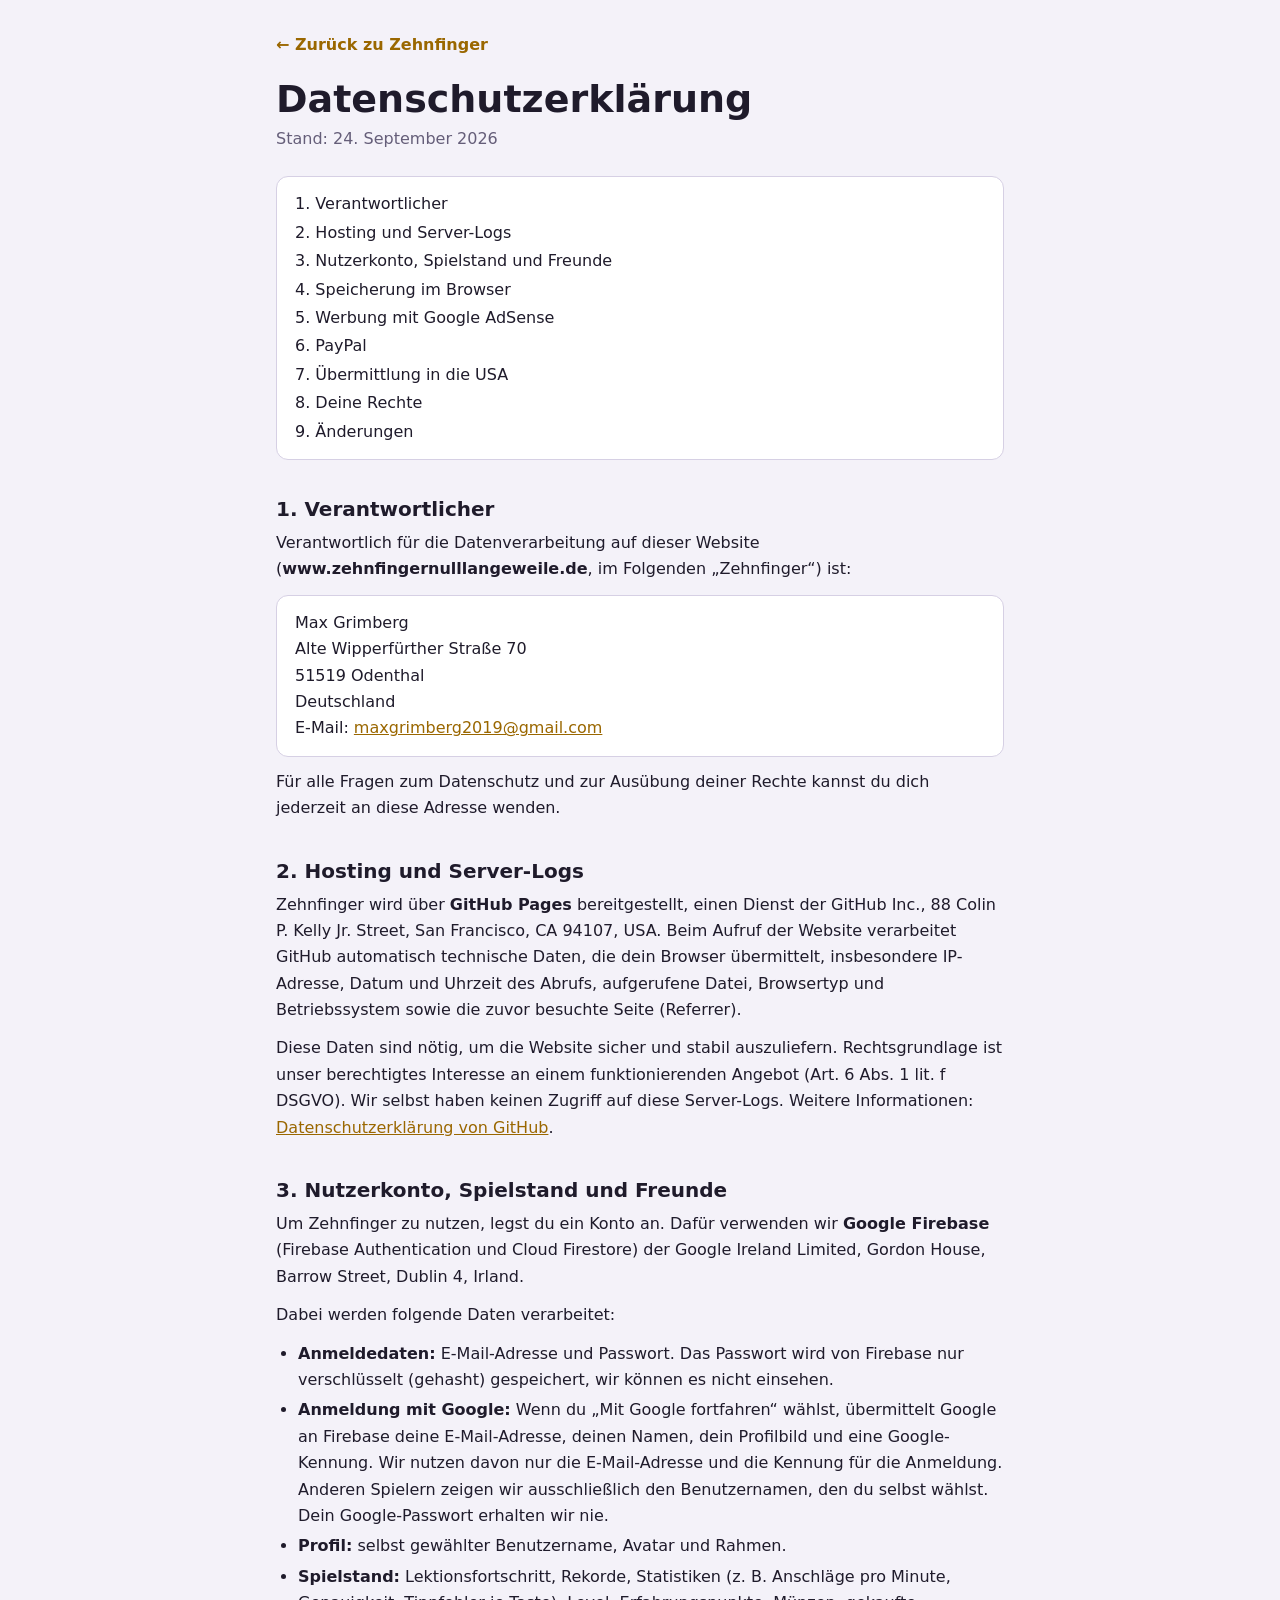
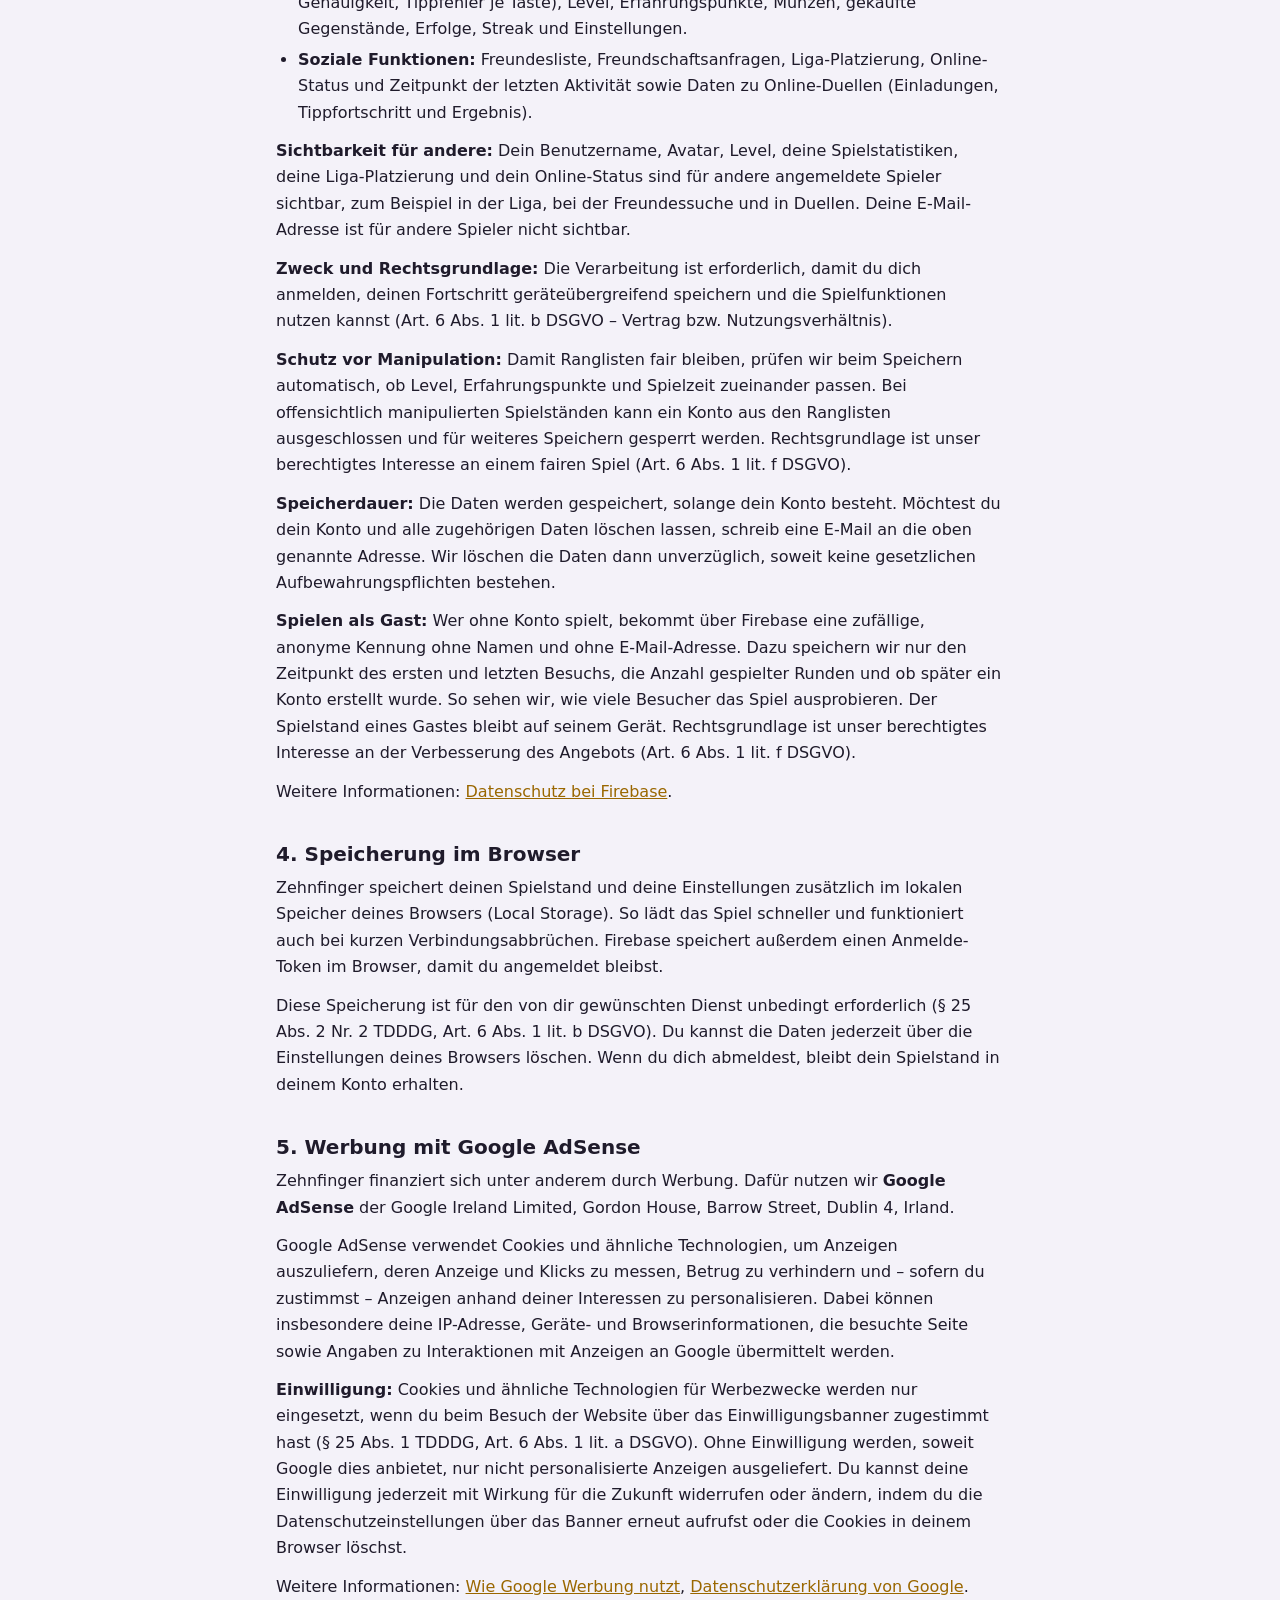
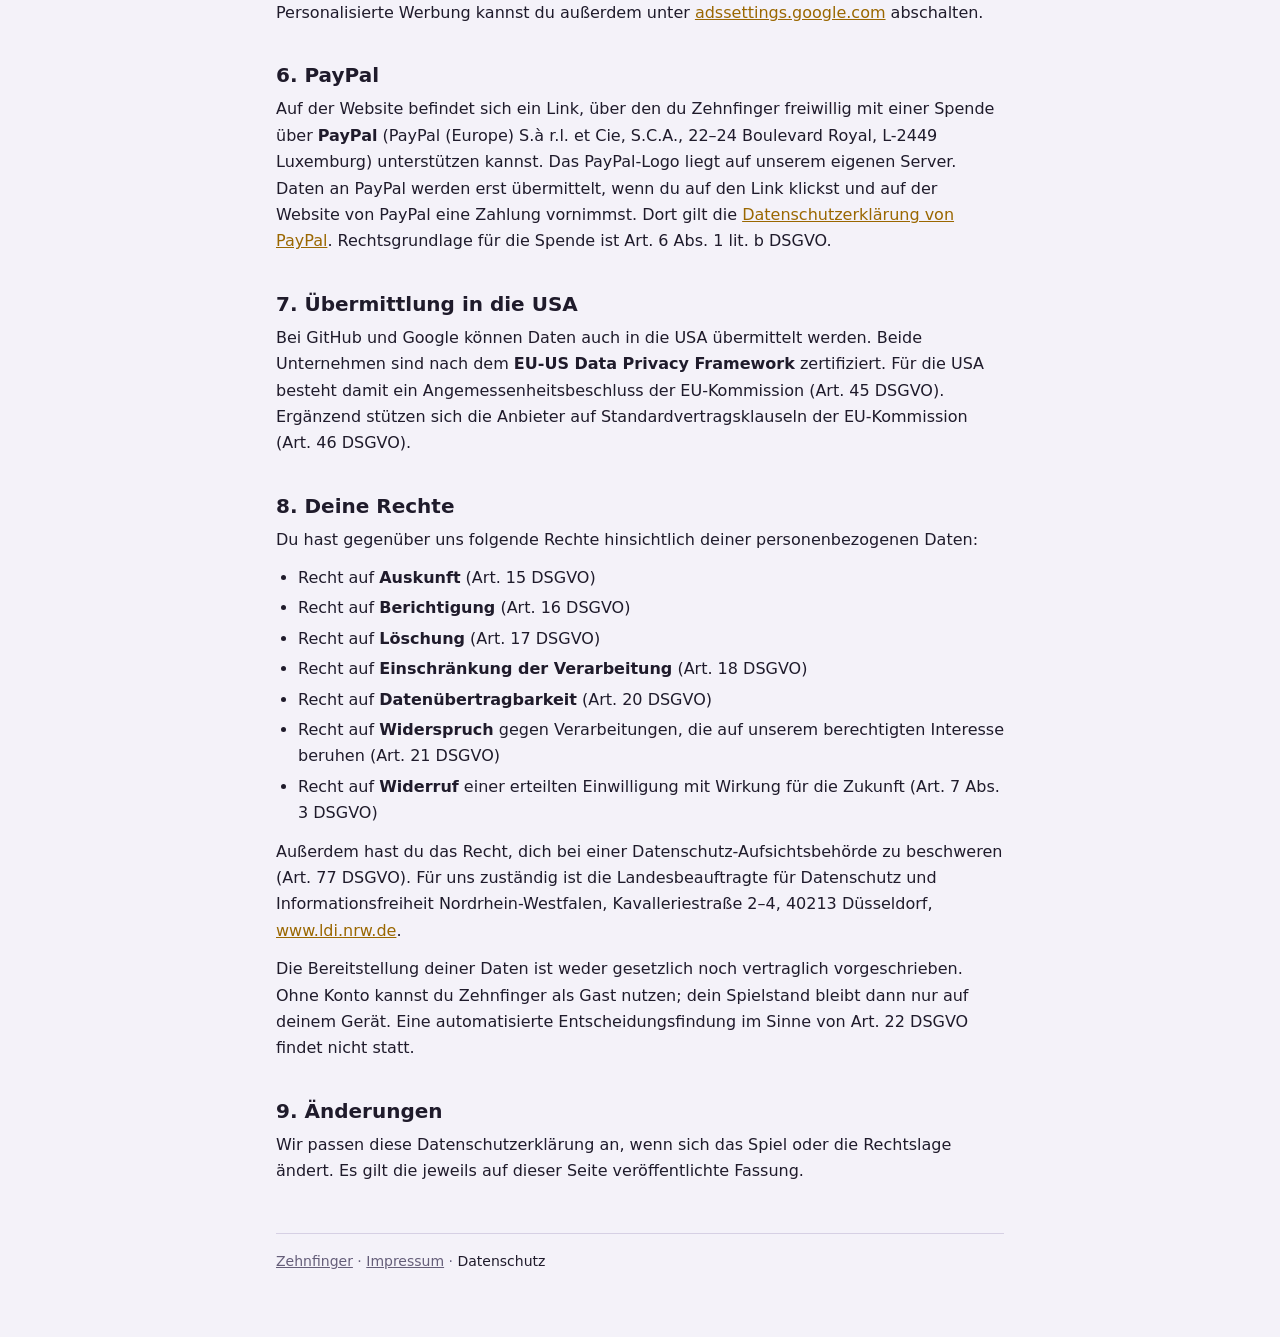
<file: datenschutz.html>
<!DOCTYPE html>
<html lang="de">
<head>
<meta charset="utf-8">
<meta name="viewport" content="width=device-width, initial-scale=1">
<title>Datenschutzerklärung – Zehnfinger</title>
<meta name="robots" content="index,follow">
<link rel="stylesheet" href="legal.css">
</head>
<body>
<main>
<a class="back" href="./">← Zurück zu Zehnfinger</a>
<h1>Datenschutzerklärung</h1>
<p class="muted">Stand: 24. September 2026</p>

<nav class="toc" aria-label="Inhalt">
  <a href="#verantwortlich">1. Verantwortlicher</a>
  <a href="#hosting">2. Hosting und Server-Logs</a>
  <a href="#konto">3. Nutzerkonto, Spielstand und Freunde</a>
  <a href="#lokal">4. Speicherung im Browser</a>
  <a href="#werbung">5. Werbung mit Google AdSense</a>
  <a href="#paypal">6. PayPal</a>
  <a href="#drittland">7. Übermittlung in die USA</a>
  <a href="#rechte">8. Deine Rechte</a>
  <a href="#aenderungen">9. Änderungen</a>
</nav>

<h2 id="verantwortlich">1. Verantwortlicher</h2>
<p>Verantwortlich für die Datenverarbeitung auf dieser Website (<b>www.zehnfingernulllangeweile.de</b>, im Folgenden „Zehnfinger“) ist:</p>
<address>Max Grimberg<br>Alte Wipperfürther Straße 70<br>51519 Odenthal<br>Deutschland<br>E-Mail: <a href="mailto:maxgrimberg2019@gmail.com">maxgrimberg2019@gmail.com</a></address>
<p>Für alle Fragen zum Datenschutz und zur Ausübung deiner Rechte kannst du dich jederzeit an diese Adresse wenden.</p>

<h2 id="hosting">2. Hosting und Server-Logs</h2>
<p>Zehnfinger wird über <b>GitHub Pages</b> bereitgestellt, einen Dienst der GitHub Inc., 88 Colin P. Kelly Jr. Street, San Francisco, CA 94107, USA. Beim Aufruf der Website verarbeitet GitHub automatisch technische Daten, die dein Browser übermittelt, insbesondere IP-Adresse, Datum und Uhrzeit des Abrufs, aufgerufene Datei, Browsertyp und Betriebssystem sowie die zuvor besuchte Seite (Referrer).</p>
<p>Diese Daten sind nötig, um die Website sicher und stabil auszuliefern. Rechtsgrundlage ist unser berechtigtes Interesse an einem funktionierenden Angebot (Art. 6 Abs. 1 lit. f DSGVO). Wir selbst haben keinen Zugriff auf diese Server-Logs. Weitere Informationen: <a href="https://docs.github.com/de/site-policy/privacy-policies/github-general-privacy-statement" target="_blank" rel="noopener">Datenschutzerklärung von GitHub</a>.</p>

<h2 id="konto">3. Nutzerkonto, Spielstand und Freunde</h2>
<p>Um Zehnfinger zu nutzen, legst du ein Konto an. Dafür verwenden wir <b>Google Firebase</b> (Firebase Authentication und Cloud Firestore) der Google Ireland Limited, Gordon House, Barrow Street, Dublin 4, Irland.</p>
<p>Dabei werden folgende Daten verarbeitet:</p>
<ul>
  <li><b>Anmeldedaten:</b> E-Mail-Adresse und Passwort. Das Passwort wird von Firebase nur verschlüsselt (gehasht) gespeichert, wir können es nicht einsehen.</li>
  <li><b>Anmeldung mit Google:</b> Wenn du „Mit Google fortfahren“ wählst, übermittelt Google an Firebase deine E-Mail-Adresse, deinen Namen, dein Profilbild und eine Google-Kennung. Wir nutzen davon nur die E-Mail-Adresse und die Kennung für die Anmeldung. Anderen Spielern zeigen wir ausschließlich den Benutzernamen, den du selbst wählst. Dein Google-Passwort erhalten wir nie.</li>
  <li><b>Profil:</b> selbst gewählter Benutzername, Avatar und Rahmen.</li>
  <li><b>Spielstand:</b> Lektionsfortschritt, Rekorde, Statistiken (z. B. Anschläge pro Minute, Genauigkeit, Tippfehler je Taste), Level, Erfahrungspunkte, Münzen, gekaufte Gegenstände, Erfolge, Streak und Einstellungen.</li>
  <li><b>Soziale Funktionen:</b> Freundesliste, Freundschaftsanfragen, Liga-Platzierung, Online-Status und Zeitpunkt der letzten Aktivität sowie Daten zu Online-Duellen (Einladungen, Tippfortschritt und Ergebnis).</li>
</ul>
<p><b>Sichtbarkeit für andere:</b> Dein Benutzername, Avatar, Level, deine Spielstatistiken, deine Liga-Platzierung und dein Online-Status sind für andere angemeldete Spieler sichtbar, zum Beispiel in der Liga, bei der Freundessuche und in Duellen. Deine E-Mail-Adresse ist für andere Spieler nicht sichtbar.</p>
<p><b>Zweck und Rechtsgrundlage:</b> Die Verarbeitung ist erforderlich, damit du dich anmelden, deinen Fortschritt geräteübergreifend speichern und die Spielfunktionen nutzen kannst (Art. 6 Abs. 1 lit. b DSGVO – Vertrag bzw. Nutzungsverhältnis).</p>
<p><b>Schutz vor Manipulation:</b> Damit Ranglisten fair bleiben, prüfen wir beim Speichern automatisch, ob Level, Erfahrungspunkte und Spielzeit zueinander passen. Bei offensichtlich manipulierten Spielständen kann ein Konto aus den Ranglisten ausgeschlossen und für weiteres Speichern gesperrt werden. Rechtsgrundlage ist unser berechtigtes Interesse an einem fairen Spiel (Art. 6 Abs. 1 lit. f DSGVO).</p>
<p><b>Speicherdauer:</b> Die Daten werden gespeichert, solange dein Konto besteht. Möchtest du dein Konto und alle zugehörigen Daten löschen lassen, schreib eine E-Mail an die oben genannte Adresse. Wir löschen die Daten dann unverzüglich, soweit keine gesetzlichen Aufbewahrungspflichten bestehen.</p>
<p><b>Spielen als Gast:</b> Wer ohne Konto spielt, bekommt über Firebase eine zufällige, anonyme Kennung ohne Namen und ohne E-Mail-Adresse. Dazu speichern wir nur den Zeitpunkt des ersten und letzten Besuchs, die Anzahl gespielter Runden und ob später ein Konto erstellt wurde. So sehen wir, wie viele Besucher das Spiel ausprobieren. Der Spielstand eines Gastes bleibt auf seinem Gerät. Rechtsgrundlage ist unser berechtigtes Interesse an der Verbesserung des Angebots (Art. 6 Abs. 1 lit. f DSGVO).</p>
<p>Weitere Informationen: <a href="https://firebase.google.com/support/privacy" target="_blank" rel="noopener">Datenschutz bei Firebase</a>.</p>

<h2 id="lokal">4. Speicherung im Browser</h2>
<p>Zehnfinger speichert deinen Spielstand und deine Einstellungen zusätzlich im lokalen Speicher deines Browsers (Local Storage). So lädt das Spiel schneller und funktioniert auch bei kurzen Verbindungsabbrüchen. Firebase speichert außerdem einen Anmelde-Token im Browser, damit du angemeldet bleibst.</p>
<p>Diese Speicherung ist für den von dir gewünschten Dienst unbedingt erforderlich (§ 25 Abs. 2 Nr. 2 TDDDG, Art. 6 Abs. 1 lit. b DSGVO). Du kannst die Daten jederzeit über die Einstellungen deines Browsers löschen. Wenn du dich abmeldest, bleibt dein Spielstand in deinem Konto erhalten.</p>

<h2 id="werbung">5. Werbung mit Google AdSense</h2>
<p>Zehnfinger finanziert sich unter anderem durch Werbung. Dafür nutzen wir <b>Google AdSense</b> der Google Ireland Limited, Gordon House, Barrow Street, Dublin 4, Irland.</p>
<p>Google AdSense verwendet Cookies und ähnliche Technologien, um Anzeigen auszuliefern, deren Anzeige und Klicks zu messen, Betrug zu verhindern und – sofern du zustimmst – Anzeigen anhand deiner Interessen zu personalisieren. Dabei können insbesondere deine IP-Adresse, Geräte- und Browserinformationen, die besuchte Seite sowie Angaben zu Interaktionen mit Anzeigen an Google übermittelt werden.</p>
<p><b>Einwilligung:</b> Cookies und ähnliche Technologien für Werbezwecke werden nur eingesetzt, wenn du beim Besuch der Website über das Einwilligungsbanner zugestimmt hast (§ 25 Abs. 1 TDDDG, Art. 6 Abs. 1 lit. a DSGVO). Ohne Einwilligung werden, soweit Google dies anbietet, nur nicht personalisierte Anzeigen ausgeliefert. Du kannst deine Einwilligung jederzeit mit Wirkung für die Zukunft widerrufen oder ändern, indem du die Datenschutzeinstellungen über das Banner erneut aufrufst oder die Cookies in deinem Browser löschst.</p>
<p>Weitere Informationen: <a href="https://policies.google.com/technologies/ads?hl=de" target="_blank" rel="noopener">Wie Google Werbung nutzt</a>, <a href="https://policies.google.com/privacy?hl=de" target="_blank" rel="noopener">Datenschutzerklärung von Google</a>. Personalisierte Werbung kannst du außerdem unter <a href="https://adssettings.google.com" target="_blank" rel="noopener">adssettings.google.com</a> abschalten.</p>


<h2 id="paypal">6. PayPal</h2>
<p>Auf der Website befindet sich ein Link, über den du Zehnfinger freiwillig mit einer Spende über <b>PayPal</b> (PayPal (Europe) S.à r.l. et Cie, S.C.A., 22–24 Boulevard Royal, L-2449 Luxemburg) unterstützen kannst. Das PayPal-Logo liegt auf unserem eigenen Server. Daten an PayPal werden erst übermittelt, wenn du auf den Link klickst und auf der Website von PayPal eine Zahlung vornimmst. Dort gilt die <a href="https://www.paypal.com/de/legalhub/privacy-full" target="_blank" rel="noopener">Datenschutzerklärung von PayPal</a>. Rechtsgrundlage für die Spende ist Art. 6 Abs. 1 lit. b DSGVO.</p>

<h2 id="drittland">7. Übermittlung in die USA</h2>
<p>Bei GitHub und Google können Daten auch in die USA übermittelt werden. Beide Unternehmen sind nach dem <b>EU-US Data Privacy Framework</b> zertifiziert. Für die USA besteht damit ein Angemessenheitsbeschluss der EU-Kommission (Art. 45 DSGVO). Ergänzend stützen sich die Anbieter auf Standardvertragsklauseln der EU-Kommission (Art. 46 DSGVO).</p>

<h2 id="rechte">8. Deine Rechte</h2>
<p>Du hast gegenüber uns folgende Rechte hinsichtlich deiner personenbezogenen Daten:</p>
<ul>
  <li>Recht auf <b>Auskunft</b> (Art. 15 DSGVO)</li>
  <li>Recht auf <b>Berichtigung</b> (Art. 16 DSGVO)</li>
  <li>Recht auf <b>Löschung</b> (Art. 17 DSGVO)</li>
  <li>Recht auf <b>Einschränkung der Verarbeitung</b> (Art. 18 DSGVO)</li>
  <li>Recht auf <b>Datenübertragbarkeit</b> (Art. 20 DSGVO)</li>
  <li>Recht auf <b>Widerspruch</b> gegen Verarbeitungen, die auf unserem berechtigten Interesse beruhen (Art. 21 DSGVO)</li>
  <li>Recht auf <b>Widerruf</b> einer erteilten Einwilligung mit Wirkung für die Zukunft (Art. 7 Abs. 3 DSGVO)</li>
</ul>
<p>Außerdem hast du das Recht, dich bei einer Datenschutz-Aufsichtsbehörde zu beschweren (Art. 77 DSGVO). Für uns zuständig ist die Landesbeauftragte für Datenschutz und Informationsfreiheit Nordrhein-Westfalen, Kavalleriestraße 2–4, 40213 Düsseldorf, <a href="https://www.ldi.nrw.de" target="_blank" rel="noopener">www.ldi.nrw.de</a>.</p>
<p>Die Bereitstellung deiner Daten ist weder gesetzlich noch vertraglich vorgeschrieben. Ohne Konto kannst du Zehnfinger als Gast nutzen; dein Spielstand bleibt dann nur auf deinem Gerät. Eine automatisierte Entscheidungsfindung im Sinne von Art. 22 DSGVO findet nicht statt.</p>

<h2 id="aenderungen">9. Änderungen</h2>
<p>Wir passen diese Datenschutzerklärung an, wenn sich das Spiel oder die Rechtslage ändert. Es gilt die jeweils auf dieser Seite veröffentlichte Fassung.</p>

<footer><a href="./">Zehnfinger</a> · <a href="impressum.html">Impressum</a> · <a href="datenschutz.html" aria-current="page">Datenschutz</a></footer>
</main>
</body>
</html>
</file>
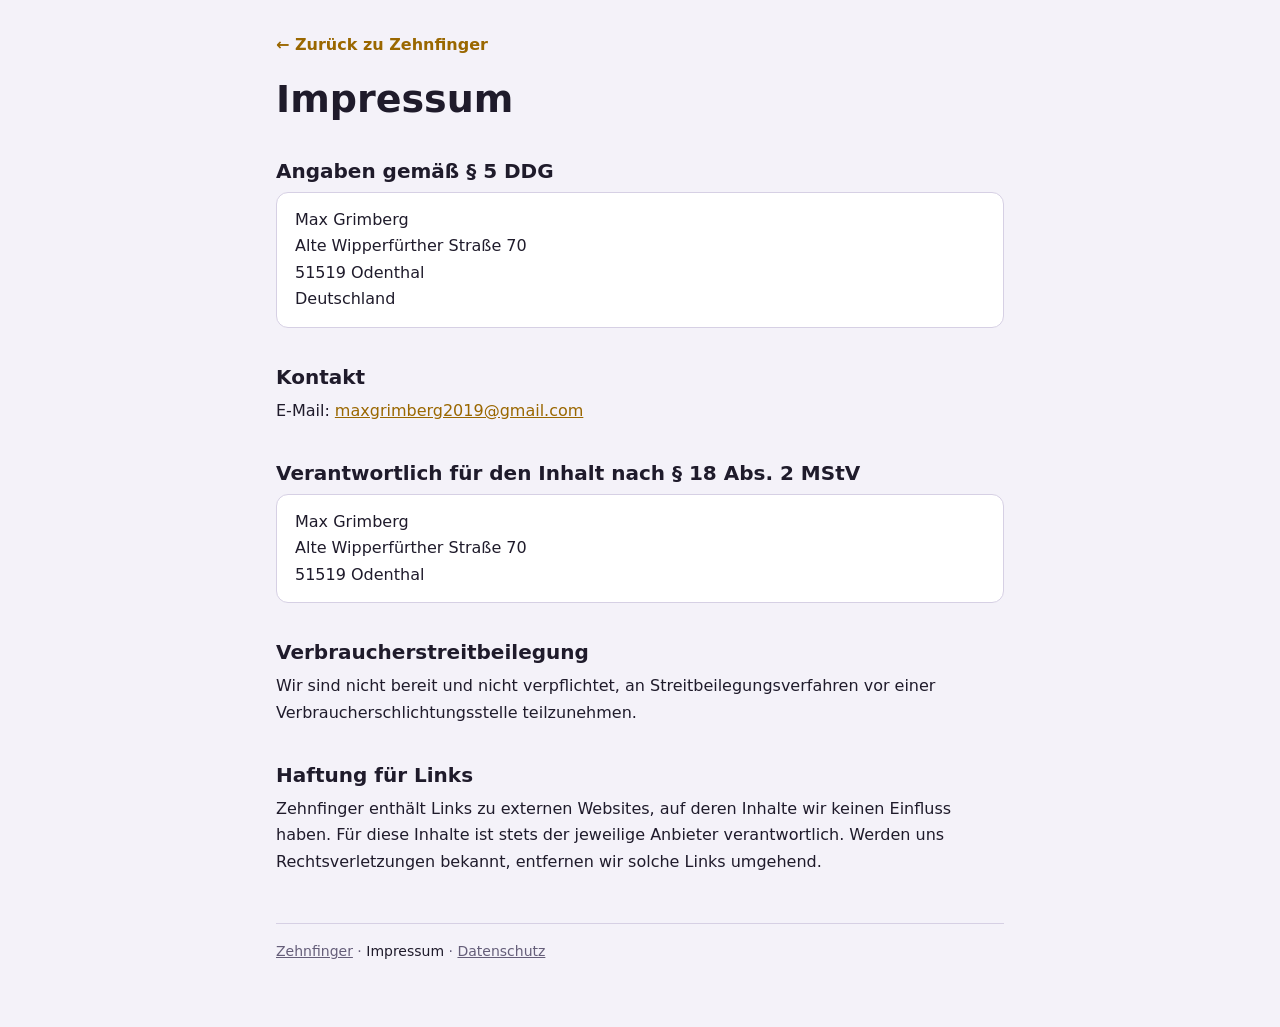
<file: impressum.html>
<!DOCTYPE html>
<html lang="de">
<head>
<meta charset="utf-8">
<meta name="viewport" content="width=device-width, initial-scale=1">
<title>Impressum – Zehnfinger</title>
<link rel="stylesheet" href="legal.css">
</head>
<body>
<main>
<a class="back" href="./">← Zurück zu Zehnfinger</a>
<h1>Impressum</h1>

<h2>Angaben gemäß § 5 DDG</h2>
<address>Max Grimberg<br>Alte Wipperfürther Straße 70<br>51519 Odenthal<br>Deutschland</address>

<h2>Kontakt</h2>
<p>E-Mail: <a href="mailto:maxgrimberg2019@gmail.com">maxgrimberg2019@gmail.com</a></p>

<h2>Verantwortlich für den Inhalt nach § 18 Abs. 2 MStV</h2>
<address>Max Grimberg<br>Alte Wipperfürther Straße 70<br>51519 Odenthal</address>

<h2>Verbraucherstreitbeilegung</h2>
<p>Wir sind nicht bereit und nicht verpflichtet, an Streitbeilegungsverfahren vor einer Verbraucherschlichtungsstelle teilzunehmen.</p>

<h2>Haftung für Links</h2>
<p>Zehnfinger enthält Links zu externen Websites, auf deren Inhalte wir keinen Einfluss haben. Für diese Inhalte ist stets der jeweilige Anbieter verantwortlich. Werden uns Rechtsverletzungen bekannt, entfernen wir solche Links umgehend.</p>

<footer><a href="./">Zehnfinger</a> · <a href="impressum.html" aria-current="page">Impressum</a> · <a href="datenschutz.html">Datenschutz</a></footer>
</main>
</body>
</html>
</file>
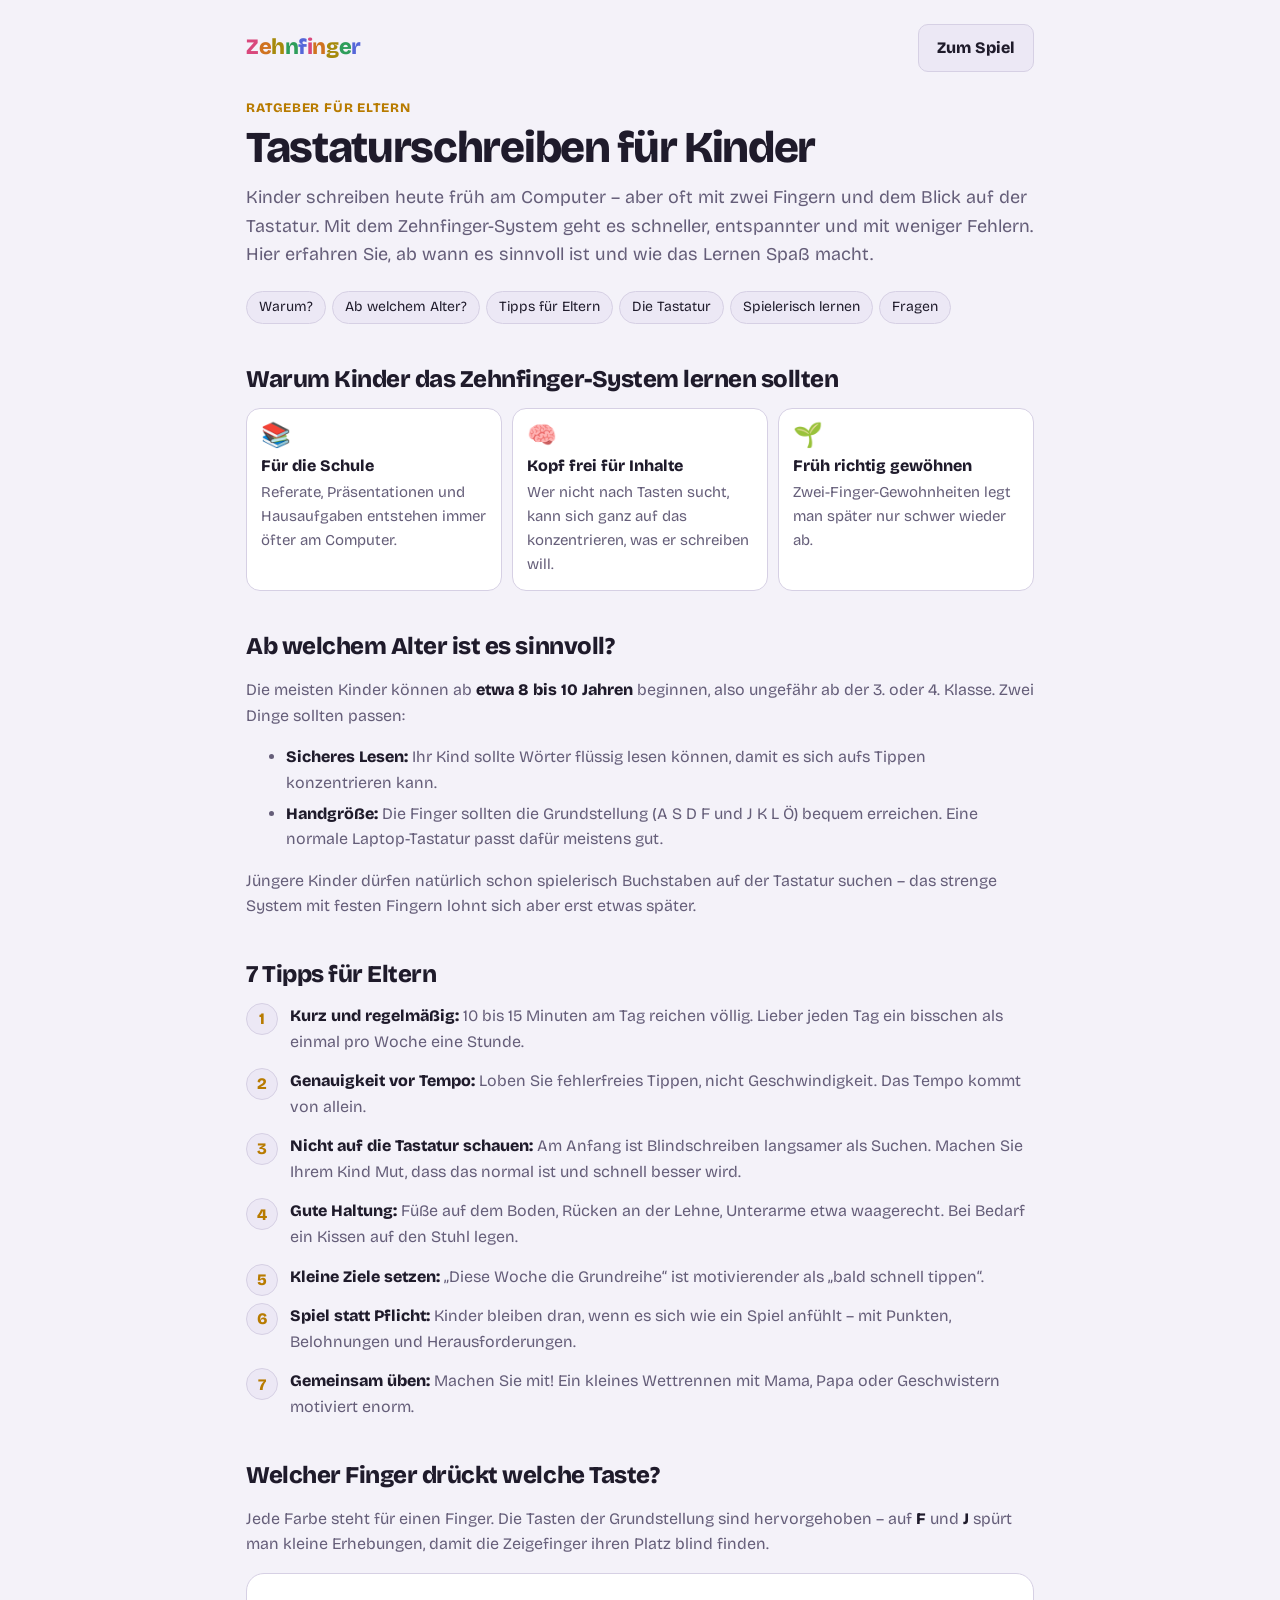
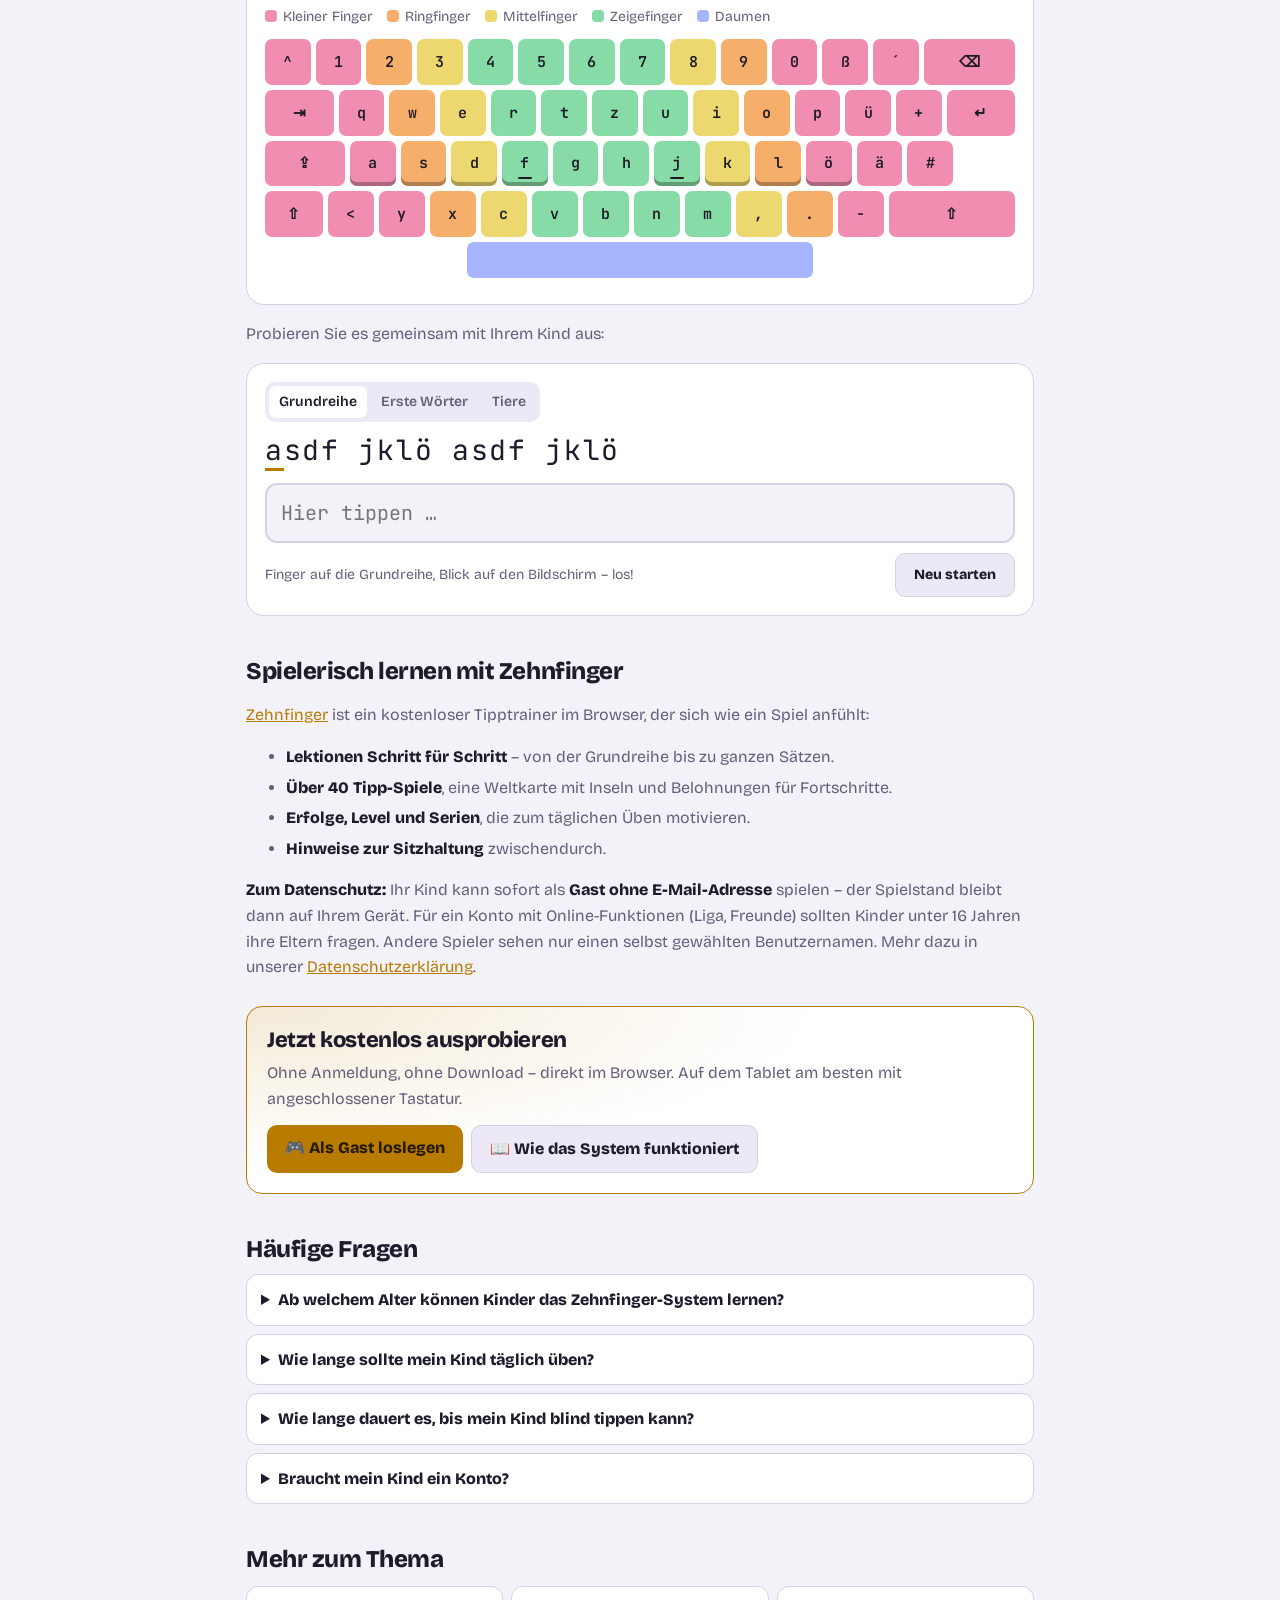
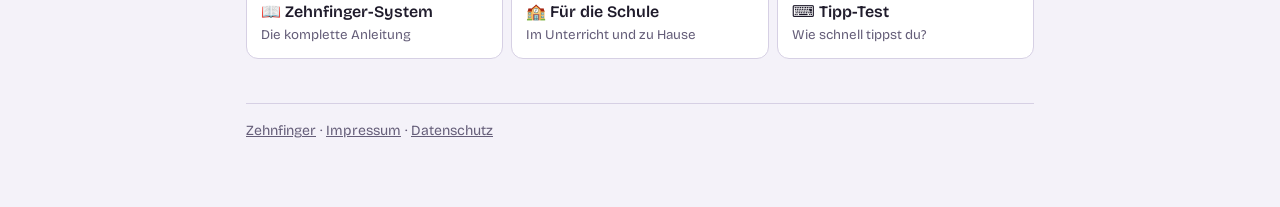
<file: tastaturschreiben-kinder.html>
<!DOCTYPE html>
<html lang="de">
<head>
<meta charset="utf-8">
<meta name="viewport" content="width=device-width, initial-scale=1">
<title>Tastaturschreiben für Kinder: Ab wann & wie? Tipps für Eltern | Zehnfinger</title>
<meta name="description" content="Tastaturschreiben für Kinder: Ab welchem Alter es sinnvoll ist, wie lange Kinder üben sollten und wie das Zehnfinger-System spielerisch Spaß macht. Tipps für Eltern und ein kostenloses Lernspiel.">
<link rel="canonical" href="https://www.zehnfingernulllangeweile.de/tastaturschreiben-kinder.html">
<meta property="og:title" content="Tastaturschreiben für Kinder – Tipps für Eltern">
<meta property="og:description" content="Ab wann, wie lange und wie es Spaß macht: So lernen Kinder das Zehnfinger-System.">
<meta property="og:type" content="article">
<meta property="og:url" content="https://www.zehnfingernulllangeweile.de/tastaturschreiben-kinder.html">
<meta name="theme-color" content="#17151F">
<link href="fonts/fonts.css" rel="stylesheet">
<link href="ratgeber.css" rel="stylesheet">
<script type="application/ld+json">
{"@context":"https://schema.org","@type":"FAQPage","mainEntity":[
 {"@type":"Question","name":"Ab welchem Alter können Kinder das Zehnfinger-System lernen?","acceptedAnswer":{"@type":"Answer","text":"Die meisten Kinder können ab etwa 8 bis 10 Jahren mit dem Zehnfinger-System beginnen, also ungefähr ab der 3. oder 4. Klasse. Wichtig ist, dass sie sicher lesen können und ihre Hände groß genug sind, um die Grundstellung bequem zu erreichen."}},
 {"@type":"Question","name":"Wie lange sollten Kinder täglich Tippen üben?","acceptedAnswer":{"@type":"Answer","text":"10 bis 15 Minuten am Tag reichen völlig. Kurze, regelmäßige Einheiten bringen mehr als lange Sitzungen und halten die Motivation hoch."}},
 {"@type":"Question","name":"Warum sollten Kinder Tastaturschreiben lernen?","acceptedAnswer":{"@type":"Answer","text":"Ab der weiterführenden Schule schreiben Kinder immer mehr am Computer, etwa Referate und Präsentationen. Wer blind tippt, kann sich auf den Inhalt konzentrieren statt auf die Suche nach Tasten, und gewöhnt sich keine schwer abzulegenden Zwei-Finger-Gewohnheiten an."}}]}
</script>
</head>
<body>
<main>
  <div class="top"><a class="logo" href="./" aria-label="Zehnfinger – zum Spiel"><span>Z</span><span>e</span><span>h</span><span>n</span><span>f</span><span>i</span><span>n</span><span>g</span><span>e</span><span>r</span></a><a class="btn ghost" href="./">Zum Spiel</a></div>

  <p class="kicker">Ratgeber für Eltern</p>
  <h1>Tastaturschreiben für Kinder</h1>
  <p class="lead">Kinder schreiben heute früh am Computer – aber oft mit zwei Fingern und dem Blick auf der Tastatur. Mit dem Zehnfinger-System geht es schneller, entspannter und mit weniger Fehlern. Hier erfahren Sie, ab wann es sinnvoll ist und wie das Lernen Spaß macht.</p>
  <nav class="toc" aria-label="Inhalt"><a href="#warum">Warum?</a><a href="#alter">Ab welchem Alter?</a><a href="#tipps">Tipps für Eltern</a><a href="#tastatur">Die Tastatur</a><a href="#spiel">Spielerisch lernen</a><a href="#faq">Fragen</a></nav>

  <h2 id="warum">Warum Kinder das Zehnfinger-System lernen sollten</h2>
  <div class="cards">
    <div class="card"><div class="i">📚</div><b>Für die Schule</b><p>Referate, Präsentationen und Hausaufgaben entstehen immer öfter am Computer.</p></div>
    <div class="card"><div class="i">🧠</div><b>Kopf frei für Inhalte</b><p>Wer nicht nach Tasten sucht, kann sich ganz auf das konzentrieren, was er schreiben will.</p></div>
    <div class="card"><div class="i">🌱</div><b>Früh richtig gewöhnen</b><p>Zwei-Finger-Gewohnheiten legt man später nur schwer wieder ab.</p></div>
  </div>

  <h2 id="alter">Ab welchem Alter ist es sinnvoll?</h2>
  <p>Die meisten Kinder können ab <b>etwa 8 bis 10 Jahren</b> beginnen, also ungefähr ab der 3. oder 4. Klasse. Zwei Dinge sollten passen:</p>
  <ul>
    <li><b>Sicheres Lesen:</b> Ihr Kind sollte Wörter flüssig lesen können, damit es sich aufs Tippen konzentrieren kann.</li>
    <li><b>Handgröße:</b> Die Finger sollten die Grundstellung (A S D F und J K L Ö) bequem erreichen. Eine normale Laptop-Tastatur passt dafür meistens gut.</li>
  </ul>
  <p>Jüngere Kinder dürfen natürlich schon spielerisch Buchstaben auf der Tastatur suchen – das strenge System mit festen Fingern lohnt sich aber erst etwas später.</p>

  <h2 id="tipps">7 Tipps für Eltern</h2>
  <ol class="steps">
    <li><b>Kurz und regelmäßig:</b> 10 bis 15 Minuten am Tag reichen völlig. Lieber jeden Tag ein bisschen als einmal pro Woche eine Stunde.</li>
    <li><b>Genauigkeit vor Tempo:</b> Loben Sie fehlerfreies Tippen, nicht Geschwindigkeit. Das Tempo kommt von allein.</li>
    <li><b>Nicht auf die Tastatur schauen:</b> Am Anfang ist Blindschreiben langsamer als Suchen. Machen Sie Ihrem Kind Mut, dass das normal ist und schnell besser wird.</li>
    <li><b>Gute Haltung:</b> Füße auf dem Boden, Rücken an der Lehne, Unterarme etwa waagerecht. Bei Bedarf ein Kissen auf den Stuhl legen.</li>
    <li><b>Kleine Ziele setzen:</b> „Diese Woche die Grundreihe“ ist motivierender als „bald schnell tippen“.</li>
    <li><b>Spiel statt Pflicht:</b> Kinder bleiben dran, wenn es sich wie ein Spiel anfühlt – mit Punkten, Belohnungen und Herausforderungen.</li>
    <li><b>Gemeinsam üben:</b> Machen Sie mit! Ein kleines Wettrennen mit Mama, Papa oder Geschwistern motiviert enorm.</li>
  </ol>

  <h2 id="tastatur">Welcher Finger drückt welche Taste?</h2>
  <p>Jede Farbe steht für einen Finger. Die Tasten der Grundstellung sind hervorgehoben – auf <b>F</b> und <b>J</b> spürt man kleine Erhebungen, damit die Zeigefinger ihren Platz blind finden.</p>
  <div class="box"><div class="kb" data-keyboard role="img" aria-label="Deutsche Tastatur mit farbiger Fingerzuordnung"></div></div>
  <p>Probieren Sie es gemeinsam mit Ihrem Kind aus:</p>
  <div class="box drill" data-drill='[["Grundreihe","asdf jklö asdf jklö"],["Erste Wörter","das als fall saal"],["Tiere","hase hund katze maus"]]'></div>

  <h2 id="spiel">Spielerisch lernen mit Zehnfinger</h2>
  <p><a href="./">Zehnfinger</a> ist ein kostenloser Tipptrainer im Browser, der sich wie ein Spiel anfühlt:</p>
  <ul>
    <li><b>Lektionen Schritt für Schritt</b> – von der Grundreihe bis zu ganzen Sätzen.</li>
    <li><b>Über 40 Tipp-Spiele</b>, eine Weltkarte mit Inseln und Belohnungen für Fortschritte.</li>
    <li><b>Erfolge, Level und Serien</b>, die zum täglichen Üben motivieren.</li>
    <li><b>Hinweise zur Sitzhaltung</b> zwischendurch.</li>
  </ul>
  <p><b>Zum Datenschutz:</b> Ihr Kind kann sofort als <b>Gast ohne E-Mail-Adresse</b> spielen – der Spielstand bleibt dann auf Ihrem Gerät. Für ein Konto mit Online-Funktionen (Liga, Freunde) sollten Kinder unter 16 Jahren ihre Eltern fragen. Andere Spieler sehen nur einen selbst gewählten Benutzernamen. Mehr dazu in unserer <a href="datenschutz.html">Datenschutzerklärung</a>.</p>

  <div class="cta"><h2>Jetzt kostenlos ausprobieren</h2><p>Ohne Anmeldung, ohne Download – direkt im Browser. Auf dem Tablet am besten mit angeschlossener Tastatur.</p>
    <div class="acts"><a class="btn primary" href="./">🎮 Als Gast loslegen</a><a class="btn ghost" href="zehnfinger-system.html">📖 Wie das System funktioniert</a></div></div>

  <h2 id="faq">Häufige Fragen</h2>
  <details><summary>Ab welchem Alter können Kinder das Zehnfinger-System lernen?</summary><p>Meist ab etwa 8 bis 10 Jahren, also ungefähr ab der 3. oder 4. Klasse – wenn das Kind sicher lesen kann und die Grundstellung bequem erreicht.</p></details>
  <details><summary>Wie lange sollte mein Kind täglich üben?</summary><p>10 bis 15 Minuten am Tag sind ideal. Kurze Einheiten halten die Motivation hoch und bringen mehr als lange Sitzungen.</p></details>
  <details><summary>Wie lange dauert es, bis mein Kind blind tippen kann?</summary><p>Bei täglicher Übung kennen die meisten Kinder nach drei bis vier Wochen alle Buchstaben. Danach wird es mit jeder Woche schneller.</p></details>
  <details><summary>Braucht mein Kind ein Konto?</summary><p>Nein. Als Gast kann sofort gespielt werden, ganz ohne E-Mail-Adresse. Ein Konto ist nur nötig, um den Fortschritt auf mehreren Geräten zu nutzen oder mit Freunden zu spielen.</p></details>

  <h2>Mehr zum Thema</h2>
  <div class="more">
    <a href="zehnfinger-system.html">📖 Zehnfinger-System<small>Die komplette Anleitung</small></a>
    <a href="tippen-ueben-schule.html">🏫 Für die Schule<small>Im Unterricht und zu Hause</small></a>
    <a href="tipptest.html">⌨️ Tipp-Test<small>Wie schnell tippst du?</small></a>
  </div>

  <footer><a href="./">Zehnfinger</a> · <a href="impressum.html">Impressum</a> · <a href="datenschutz.html">Datenschutz</a></footer>
</main>
<script src="ratgeber.js"></script>
</body>
</html>
</file>
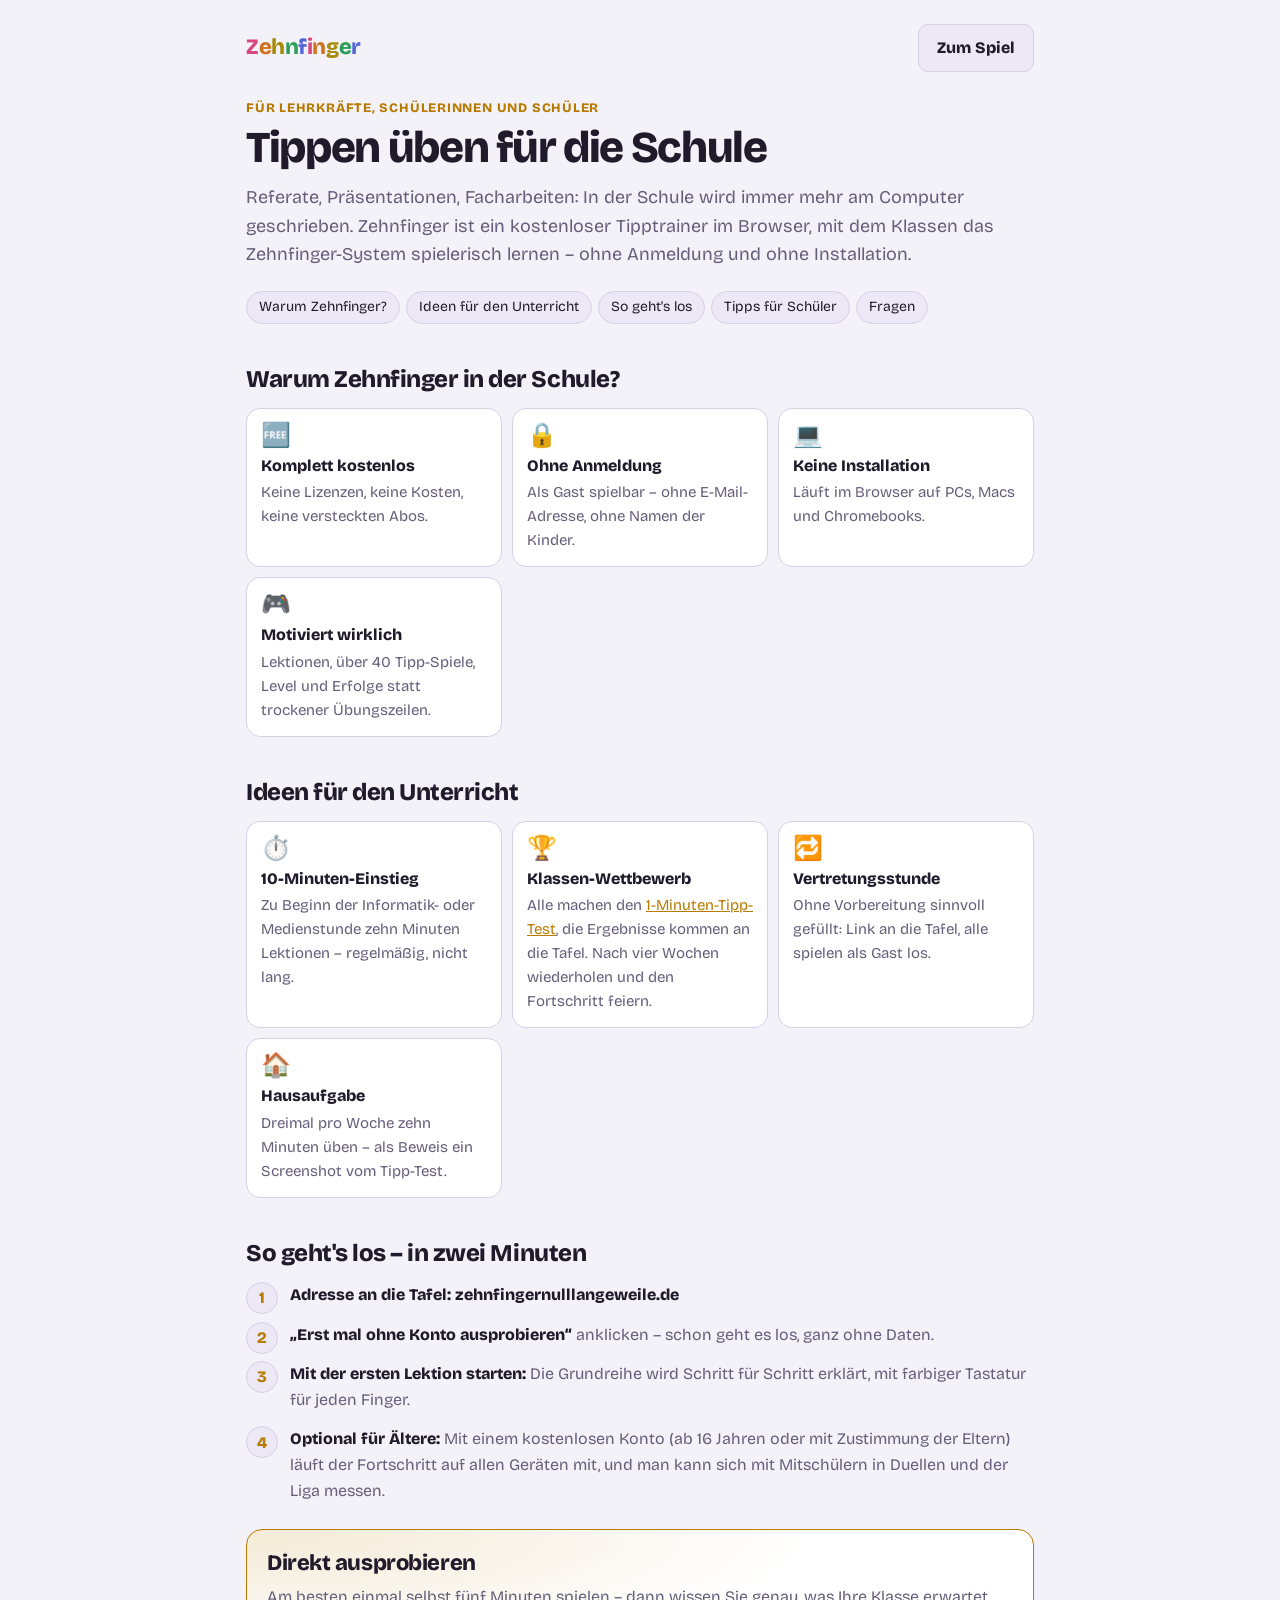
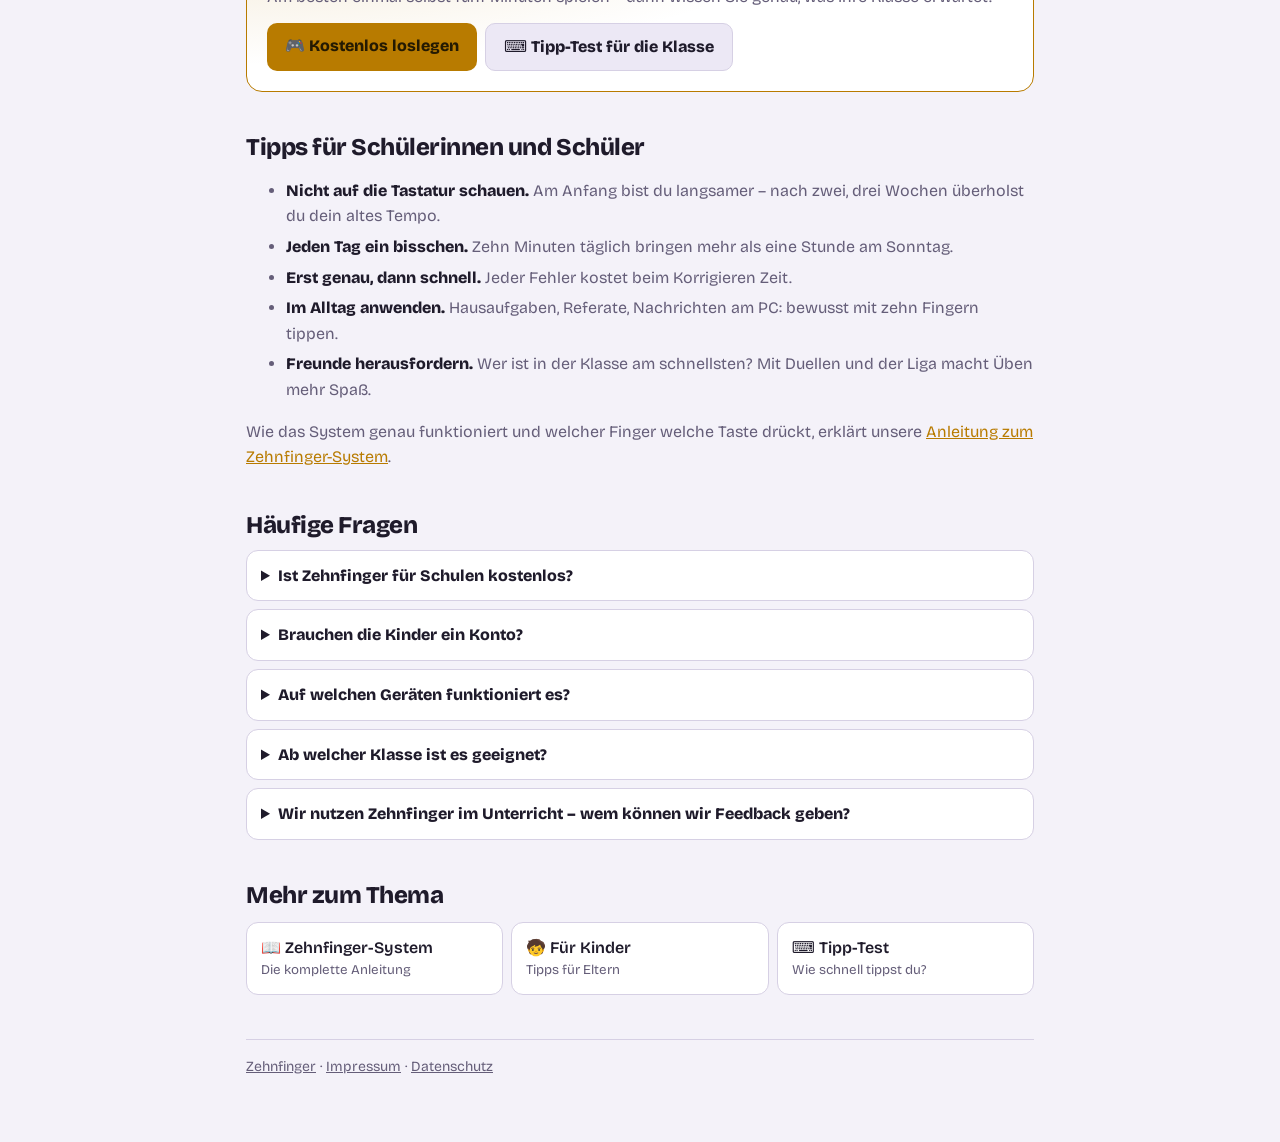
<file: tippen-ueben-schule.html>
<!DOCTYPE html>
<html lang="de">
<head>
<meta charset="utf-8">
<meta name="viewport" content="width=device-width, initial-scale=1">
<title>Tippen üben für die Schule: kostenlos im Unterricht & zu Hause | Zehnfinger</title>
<meta name="description" content="Tippen üben für die Schule: kostenloser Tipptrainer im Browser – ohne Anmeldung, ohne Installation. Mit Unterrichtsideen für Lehrkräfte, Klassen-Wettbewerb und Tipps für Schülerinnen und Schüler.">
<link rel="canonical" href="https://www.zehnfingernulllangeweile.de/tippen-ueben-schule.html">
<meta property="og:title" content="Tippen üben für die Schule – kostenlos und ohne Anmeldung">
<meta property="og:description" content="Tipptrainer für Unterricht und Hausaufgaben: Unterrichtsideen, Klassen-Wettbewerb und Tipps.">
<meta property="og:type" content="article">
<meta property="og:url" content="https://www.zehnfingernulllangeweile.de/tippen-ueben-schule.html">
<meta name="theme-color" content="#17151F">
<link href="fonts/fonts.css" rel="stylesheet">
<link href="ratgeber.css" rel="stylesheet">
<meta name="google-adsense-account" content="ca-pub-5747466582898616">
<script>
/* Werbung erst nachladen, wenn die Seite schon läuft (ca. 3 Sekunden nach dem Laden, wenn der Browser Luft hat).
   So startet die Seite deutlich schneller. Das Meta-Tag oben bestätigt AdSense die Seite trotzdem. */
(function(){var done=false;function ads(){if(done)return;done=true;var s=document.createElement('script');s.async=true;s.crossOrigin='anonymous';
  s.src='https://pagead2.googlesyndication.com/pagead/js/adsbygoogle.js?client=ca-pub-5747466582898616';document.head.appendChild(s)}
  addEventListener('load',function(){setTimeout(function(){if('requestIdleCallback' in window)requestIdleCallback(ads,{timeout:5000});else ads()},3000)})})();
</script>
<script type="application/ld+json">
{"@context":"https://schema.org","@type":"FAQPage","mainEntity":[
 {"@type":"Question","name":"Ist Zehnfinger für Schulen kostenlos?","acceptedAnswer":{"@type":"Answer","text":"Ja. Zehnfinger ist komplett kostenlos und läuft direkt im Browser. Es gibt keine Lizenzen und keine Installation."}},
 {"@type":"Question","name":"Brauchen Schülerinnen und Schüler ein Konto?","acceptedAnswer":{"@type":"Answer","text":"Nein. Alle können sofort als Gast spielen, ohne E-Mail-Adresse und ohne Namen. Der Fortschritt bleibt dann auf dem jeweiligen Gerät gespeichert."}},
 {"@type":"Question","name":"Auf welchen Geräten funktioniert Zehnfinger?","acceptedAnswer":{"@type":"Answer","text":"Auf allen Geräten mit aktuellem Browser: Windows-PCs, Macs, Chromebooks und Linux-Rechnern. Tablets funktionieren mit angeschlossener Tastatur. Für das Zehnfinger-System ist eine echte Tastatur nötig."}}]}
</script>
</head>
<body>
<main>
  <div class="top"><a class="logo" href="./" aria-label="Zehnfinger – zum Spiel"><span>Z</span><span>e</span><span>h</span><span>n</span><span>f</span><span>i</span><span>n</span><span>g</span><span>e</span><span>r</span></a><a class="btn ghost" href="./">Zum Spiel</a></div>

  <p class="kicker">Für Lehrkräfte, Schülerinnen und Schüler</p>
  <h1>Tippen üben für die Schule</h1>
  <p class="lead">Referate, Präsentationen, Facharbeiten: In der Schule wird immer mehr am Computer geschrieben. Zehnfinger ist ein kostenloser Tipptrainer im Browser, mit dem Klassen das Zehnfinger-System spielerisch lernen – ohne Anmeldung und ohne Installation.</p>
  <nav class="toc" aria-label="Inhalt"><a href="#vorteile">Warum Zehnfinger?</a><a href="#unterricht">Ideen für den Unterricht</a><a href="#start">So geht's los</a><a href="#schueler">Tipps für Schüler</a><a href="#faq">Fragen</a></nav>

  <h2 id="vorteile">Warum Zehnfinger in der Schule?</h2>
  <div class="cards">
    <div class="card"><div class="i">🆓</div><b>Komplett kostenlos</b><p>Keine Lizenzen, keine Kosten, keine versteckten Abos.</p></div>
    <div class="card"><div class="i">🔒</div><b>Ohne Anmeldung</b><p>Als Gast spielbar – ohne E-Mail-Adresse, ohne Namen der Kinder.</p></div>
    <div class="card"><div class="i">💻</div><b>Keine Installation</b><p>Läuft im Browser auf PCs, Macs und Chromebooks.</p></div>
    <div class="card"><div class="i">🎮</div><b>Motiviert wirklich</b><p>Lektionen, über 40 Tipp-Spiele, Level und Erfolge statt trockener Übungszeilen.</p></div>
  </div>

  <h2 id="unterricht">Ideen für den Unterricht</h2>
  <div class="cards">
    <div class="card"><div class="i">⏱️</div><b>10-Minuten-Einstieg</b><p>Zu Beginn der Informatik- oder Medienstunde zehn Minuten Lektionen – regelmäßig, nicht lang.</p></div>
    <div class="card"><div class="i">🏆</div><b>Klassen-Wettbewerb</b><p>Alle machen den <a href="tipptest.html">1-Minuten-Tipp-Test</a>, die Ergebnisse kommen an die Tafel. Nach vier Wochen wiederholen und den Fortschritt feiern.</p></div>
    <div class="card"><div class="i">🔁</div><b>Vertretungsstunde</b><p>Ohne Vorbereitung sinnvoll gefüllt: Link an die Tafel, alle spielen als Gast los.</p></div>
    <div class="card"><div class="i">🏠</div><b>Hausaufgabe</b><p>Dreimal pro Woche zehn Minuten üben – als Beweis ein Screenshot vom Tipp-Test.</p></div>
  </div>

  <h2 id="start">So geht's los – in zwei Minuten</h2>
  <ol class="steps">
    <li><b>Adresse an die Tafel:</b> <b>zehnfingernulllangeweile.de</b></li>
    <li><b>„Erst mal ohne Konto ausprobieren“</b> anklicken – schon geht es los, ganz ohne Daten.</li>
    <li><b>Mit der ersten Lektion starten:</b> Die Grundreihe wird Schritt für Schritt erklärt, mit farbiger Tastatur für jeden Finger.</li>
    <li><b>Optional für Ältere:</b> Mit einem kostenlosen Konto (ab 16 Jahren oder mit Zustimmung der Eltern) läuft der Fortschritt auf allen Geräten mit, und man kann sich mit Mitschülern in Duellen und der Liga messen.</li>
  </ol>
  <div class="cta"><h2>Direkt ausprobieren</h2><p>Am besten einmal selbst fünf Minuten spielen – dann wissen Sie genau, was Ihre Klasse erwartet.</p>
    <div class="acts"><a class="btn primary" href="./">🎮 Kostenlos loslegen</a><a class="btn ghost" href="tipptest.html">⌨️ Tipp-Test für die Klasse</a></div></div>

  <h2 id="schueler">Tipps für Schülerinnen und Schüler</h2>
  <ul>
    <li><b>Nicht auf die Tastatur schauen.</b> Am Anfang bist du langsamer – nach zwei, drei Wochen überholst du dein altes Tempo.</li>
    <li><b>Jeden Tag ein bisschen.</b> Zehn Minuten täglich bringen mehr als eine Stunde am Sonntag.</li>
    <li><b>Erst genau, dann schnell.</b> Jeder Fehler kostet beim Korrigieren Zeit.</li>
    <li><b>Im Alltag anwenden.</b> Hausaufgaben, Referate, Nachrichten am PC: bewusst mit zehn Fingern tippen.</li>
    <li><b>Freunde herausfordern.</b> Wer ist in der Klasse am schnellsten? Mit Duellen und der Liga macht Üben mehr Spaß.</li>
  </ul>
  <p>Wie das System genau funktioniert und welcher Finger welche Taste drückt, erklärt unsere <a href="zehnfinger-system.html">Anleitung zum Zehnfinger-System</a>.</p>

  <h2 id="faq">Häufige Fragen</h2>
  <details><summary>Ist Zehnfinger für Schulen kostenlos?</summary><p>Ja, komplett. Es gibt keine Lizenzen und keine Installation – nur einen Browser.</p></details>
  <details><summary>Brauchen die Kinder ein Konto?</summary><p>Nein. Als Gast wird weder eine E-Mail-Adresse noch ein Name abgefragt. Der Fortschritt bleibt auf dem jeweiligen Gerät. Auf geteilten Schulrechnern ist er deshalb für die nächste Person sichtbar, bis der Browserverlauf gelöscht wird.</p></details>
  <details><summary>Auf welchen Geräten funktioniert es?</summary><p>Auf Windows-PCs, Macs, Chromebooks und Linux-Rechnern mit aktuellem Browser. Tablets gehen mit angeschlossener Tastatur – für das Zehnfinger-System braucht man eine echte Tastatur.</p></details>
  <details><summary>Ab welcher Klasse ist es geeignet?</summary><p>Ab etwa der 3. oder 4. Klasse, sobald die Kinder sicher lesen können. Tipps speziell für jüngere Kinder gibt es im <a href="tastaturschreiben-kinder.html">Ratgeber für Eltern</a>.</p></details>
  <details><summary>Wir nutzen Zehnfinger im Unterricht – wem können wir Feedback geben?</summary><p>Sehr gern direkt an <a href="mailto:maxgrimberg2019@gmail.com?subject=Zehnfinger%20in%20der%20Schule">maxgrimberg2019@gmail.com</a>. Wünsche von Lehrkräften fließen in die Weiterentwicklung ein.</p></details>

  <h2>Mehr zum Thema</h2>
  <div class="more">
    <a href="zehnfinger-system.html">📖 Zehnfinger-System<small>Die komplette Anleitung</small></a>
    <a href="tastaturschreiben-kinder.html">🧒 Für Kinder<small>Tipps für Eltern</small></a>
    <a href="tipptest.html">⌨️ Tipp-Test<small>Wie schnell tippst du?</small></a>
  </div>

  <footer><a href="./">Zehnfinger</a> · <a href="impressum.html">Impressum</a> · <a href="datenschutz.html">Datenschutz</a></footer>
</main>
</body>
</html>
</file>
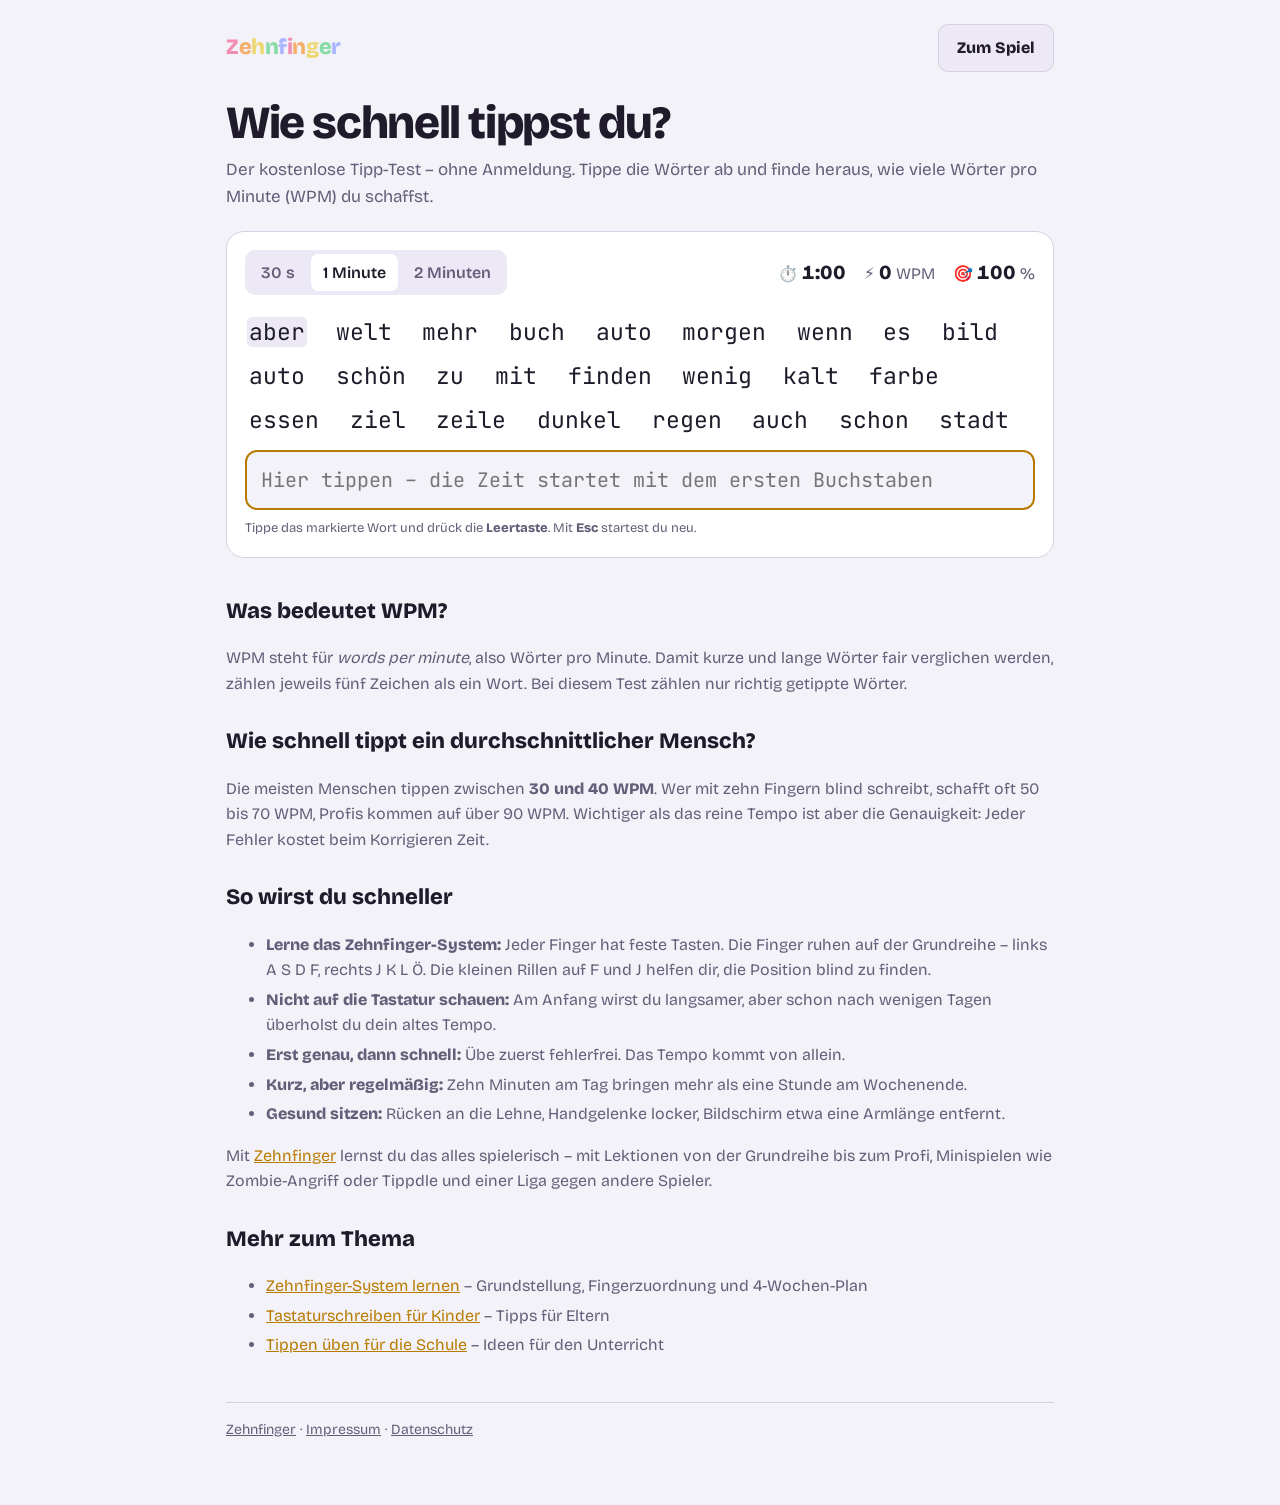
<file: tipptest.html>
<!DOCTYPE html>
<html lang="de">
<head>
<meta charset="utf-8">
<meta name="viewport" content="width=device-width, initial-scale=1">
<title>Tipp-Test: Wie schnell tippst du? Kostenloser 1-Minuten-Test | Zehnfinger</title>
<meta name="description" content="Kostenloser Tipp-Test ohne Anmeldung: Finde in 60 Sekunden heraus, wie viele Wörter pro Minute (WPM) du tippst und wie genau. Mit Einordnung und Tipps zum Zehnfinger-Schreiben.">
<link rel="canonical" href="https://www.zehnfingernulllangeweile.de/tipptest.html">
<meta property="og:title" content="Wie schnell tippst du? Kostenloser Tipp-Test">
<meta property="og:description" content="60 Sekunden, ohne Anmeldung: Miss deine Tippgeschwindigkeit in WPM und vergleiche dich mit anderen.">
<meta property="og:type" content="website">
<meta property="og:url" content="https://www.zehnfingernulllangeweile.de/tipptest.html">
<meta name="theme-color" content="#17151F">
<link href="fonts/fonts.css" rel="stylesheet">
<meta name="google-adsense-account" content="ca-pub-5747466582898616">
<script>
/* Werbung erst nachladen, wenn die Seite schon läuft (ca. 3 Sekunden nach dem Laden, wenn der Browser Luft hat).
   So startet die Seite deutlich schneller. Das Meta-Tag oben bestätigt AdSense die Seite trotzdem. */
(function(){var done=false;function ads(){if(done)return;done=true;var s=document.createElement('script');s.async=true;s.crossOrigin='anonymous';
  s.src='https://pagead2.googlesyndication.com/pagead/js/adsbygoogle.js?client=ca-pub-5747466582898616';document.head.appendChild(s)}
  addEventListener('load',function(){setTimeout(function(){if('requestIdleCallback' in window)requestIdleCallback(ads,{timeout:5000});else ads()},3000)})})();
</script>
<script type="application/ld+json">
{"@context":"https://schema.org","@type":"FAQPage","mainEntity":[
 {"@type":"Question","name":"Was bedeutet WPM?","acceptedAnswer":{"@type":"Answer","text":"WPM steht für „words per minute“, also Wörter pro Minute. Gezählt werden dabei fünf Zeichen als ein Wort, damit kurze und lange Wörter fair verglichen werden."}},
 {"@type":"Question","name":"Wie schnell tippt ein durchschnittlicher Mensch?","acceptedAnswer":{"@type":"Answer","text":"Die meisten Menschen tippen zwischen 30 und 40 WPM. Wer mit zehn Fingern blind schreibt, schafft oft 50 bis 70 WPM, Profis über 90 WPM."}},
 {"@type":"Question","name":"Wie werde ich beim Tippen schneller?","acceptedAnswer":{"@type":"Answer","text":"Lerne das Zehnfinger-System: Jeder Finger hat feste Tasten, die Finger ruhen auf der Grundreihe (ASDF und JKLÖ). Übe regelmäßig ein paar Minuten, achte zuerst auf Genauigkeit und erst dann auf Tempo."}}]}
</script>
<style>
:root{--bg:#17151F;--surface:#211E2C;--surface2:#2B2739;--line:#3A3549;--text:#EEEAF6;--muted:#A39DB8;--caret:#FFC857;--good:#8BE0C0;--bad:#FF6F7D;--f1:#A7B4FF;--f2:#86DBA6;--f3:#EDD86F;--f4:#F6AE6B;--f5:#F28DB2;color-scheme:dark}
@media (prefers-color-scheme:light){:root{--bg:#F4F2F9;--surface:#fff;--surface2:#ECE8F5;--line:#D6D0E4;--text:#1F1B2B;--muted:#655E79;--caret:#B87B00;--good:#1C9A6F;--bad:#D63447;color-scheme:light}}
*{box-sizing:border-box}
body{margin:0;background:var(--bg);color:var(--text);font:16px/1.6 "Bricolage Grotesque",system-ui,sans-serif;-webkit-font-smoothing:antialiased}
main{max-width:860px;margin:0 auto;padding:24px 16px 64px}
a{color:var(--caret)}
.top{display:flex;justify-content:space-between;align-items:center;gap:12px;margin-bottom:26px}
.logo{font-weight:800;font-size:22px;text-decoration:none;letter-spacing:-.02em}
.logo span:nth-child(5n+1){color:var(--f5)}.logo span:nth-child(5n+2){color:var(--f4)}.logo span:nth-child(5n+3){color:var(--f3)}.logo span:nth-child(5n+4){color:var(--f2)}.logo span:nth-child(5n){color:var(--f1)}
.btn{font:inherit;font-weight:700;border:0;border-radius:10px;padding:10px 18px;cursor:pointer;text-decoration:none;display:inline-block}
.btn.primary{background:var(--caret);color:#241a02}.btn.ghost{background:var(--surface2);color:var(--text);border:1px solid var(--line)}
h1{font-size:clamp(30px,6vw,46px);line-height:1.1;margin:0 0 8px;letter-spacing:-.03em}
.lead{color:var(--muted);margin:0 0 20px;font-size:17px}
.test{background:var(--surface);border:1px solid var(--line);border-radius:18px;padding:18px}
.opts{display:flex;justify-content:space-between;align-items:center;gap:10px;flex-wrap:wrap;margin-bottom:12px}
.seg{display:inline-flex;gap:4px;background:var(--surface2);border-radius:10px;padding:4px}
.seg button{font:inherit;font-weight:600;border:0;background:none;color:var(--muted);padding:6px 12px;border-radius:7px;cursor:pointer}
.seg button[aria-pressed="true"]{background:var(--surface);color:var(--text)}
.live{display:flex;gap:18px;font-variant-numeric:tabular-nums;color:var(--muted)}
.live b{color:var(--text);font-size:20px}
.words{font-family:"JetBrains Mono",ui-monospace,monospace;font-size:clamp(18px,2.6vw,23px);line-height:1.9;height:calc(1.9em*3);overflow:hidden;padding:4px 2px;user-select:none}
.words .inner{transition:transform .15s}
.w{margin-right:.55em;border-radius:5px;padding:0 2px}
.w.cur{background:var(--surface2)}
.w.ok{color:var(--good)}.w.bad{color:var(--bad);text-decoration:line-through}
.w.cur.typo{background:color-mix(in srgb,var(--bad) 25%,transparent)}
.inp{width:100%;margin-top:12px;font:inherit;font-family:"JetBrains Mono",ui-monospace,monospace;font-size:20px;padding:12px 14px;border-radius:12px;border:2px solid var(--line);background:var(--bg);color:var(--text);outline:none}
.inp:focus{border-color:var(--caret)}
.hint{color:var(--muted);font-size:13px;margin:8px 0 0}
.res{display:none;text-align:center;padding:10px 0 4px}
.res.on{display:block}
.big{font-size:clamp(56px,12vw,88px);font-weight:800;line-height:1;color:var(--caret)}
.res .unit{font-size:20px;font-weight:700}
.stats{display:flex;justify-content:center;gap:26px;margin:14px 0;flex-wrap:wrap;color:var(--muted)}
.stats b{display:block;color:var(--text);font-size:22px}
.lvl{display:inline-block;margin:6px 0 16px;padding:6px 14px;border-radius:999px;background:var(--surface2);font-weight:700}
.cta{margin:18px 0 0;padding:18px;border-radius:16px;border:1px solid var(--caret);background:radial-gradient(120% 140% at 0% 0%,color-mix(in srgb,var(--caret) 16%,transparent),transparent 60%),var(--surface)}
.cta h2{margin:0 0 6px;font-size:22px}
.cta p{margin:0 0 12px;color:var(--muted)}
.acts{display:flex;gap:8px;justify-content:center;flex-wrap:wrap}
.scale{display:grid;grid-template-columns:repeat(5,1fr);gap:6px;margin:18px 0 0;font-size:12px;text-align:center}
.scale div{padding:8px 4px;border-radius:10px;background:var(--surface2)}
.scale div.me{outline:2px solid var(--caret)}
.scale b{display:block;font-size:14px}
article{margin-top:36px}
article h2{font-size:22px;margin:28px 0 8px}
article p,article li{color:var(--muted)}
article li{margin:4px 0}
footer{margin-top:44px;padding-top:16px;border-top:1px solid var(--line);color:var(--muted);font-size:14px}
footer a{color:var(--muted)}
@media (max-width:560px){.scale{grid-template-columns:repeat(3,1fr)}.live{gap:12px}}
</style>
</head>
<body>
<main>
  <div class="top"><a class="logo" href="./" aria-label="Zehnfinger – zum Spiel"><span>Z</span><span>e</span><span>h</span><span>n</span><span>f</span><span>i</span><span>n</span><span>g</span><span>e</span><span>r</span></a><a class="btn ghost" href="./">Zum Spiel</a></div>
  <h1>Wie schnell tippst du?</h1>
  <p class="lead">Der kostenlose Tipp-Test – ohne Anmeldung. Tippe die Wörter ab und finde heraus, wie viele Wörter pro Minute (WPM) du schaffst.</p>

  <section class="test" aria-label="Tipp-Test">
    <div class="opts">
      <div class="seg" id="dur" role="group" aria-label="Dauer"><button data-s="30" aria-pressed="false">30 s</button><button data-s="60" aria-pressed="true">1 Minute</button><button data-s="120" aria-pressed="false">2 Minuten</button></div>
      <div class="live"><span>⏱️ <b id="tl">1:00</b></span><span>⚡ <b id="wpm">0</b> WPM</span><span>🎯 <b id="acc">100</b> %</span></div>
    </div>
    <div id="play">
      <div class="words" id="words"><div class="inner" id="inner"></div></div>
      <input class="inp" id="inp" autocomplete="off" autocorrect="off" autocapitalize="off" spellcheck="false" placeholder="Hier tippen – die Zeit startet mit dem ersten Buchstaben" aria-label="Tippfeld">
      <p class="hint">Tippe das markierte Wort und drück die <b>Leertaste</b>. Mit <b>Esc</b> startest du neu.</p>
    </div>
    <div class="res" id="res" aria-live="polite">
      <div class="big" id="rw">0</div><div class="unit">Wörter pro Minute</div>
      <div class="stats"><div><b id="ra">0 %</b>Genauigkeit</div><div><b id="rc">0</b>Anschläge/Min</div><div><b id="rk">0</b>richtige Wörter</div></div>
      <div class="lvl" id="rl"></div>
      <div class="scale" id="scale"></div>
      <div class="cta"><h2>Werde schneller – mit Spaß</h2><p>Zehnfinger bringt dir das Blindschreiben mit Lektionen, über 40 Minispielen, Ligen und Duellen gegen Freunde bei. Komplett kostenlos, im Browser.</p>
        <div class="acts"><a class="btn primary" href="./">🎮 Jetzt kostenlos loslegen</a><button class="btn ghost" id="again">🔁 Nochmal testen</button><button class="btn ghost" id="share">📤 Ergebnis teilen</button></div></div>
    </div>
  </section>

  <article>
    <h2>Was bedeutet WPM?</h2>
    <p>WPM steht für <em>words per minute</em>, also Wörter pro Minute. Damit kurze und lange Wörter fair verglichen werden, zählen jeweils fünf Zeichen als ein Wort. Bei diesem Test zählen nur richtig getippte Wörter.</p>
    <h2>Wie schnell tippt ein durchschnittlicher Mensch?</h2>
    <p>Die meisten Menschen tippen zwischen <b>30 und 40 WPM</b>. Wer mit zehn Fingern blind schreibt, schafft oft 50 bis 70 WPM, Profis kommen auf über 90 WPM. Wichtiger als das reine Tempo ist aber die Genauigkeit: Jeder Fehler kostet beim Korrigieren Zeit.</p>
    <h2>So wirst du schneller</h2>
    <ul>
      <li><b>Lerne das Zehnfinger-System:</b> Jeder Finger hat feste Tasten. Die Finger ruhen auf der Grundreihe – links A S D F, rechts J K L Ö. Die kleinen Rillen auf F und J helfen dir, die Position blind zu finden.</li>
      <li><b>Nicht auf die Tastatur schauen:</b> Am Anfang wirst du langsamer, aber schon nach wenigen Tagen überholst du dein altes Tempo.</li>
      <li><b>Erst genau, dann schnell:</b> Übe zuerst fehlerfrei. Das Tempo kommt von allein.</li>
      <li><b>Kurz, aber regelmäßig:</b> Zehn Minuten am Tag bringen mehr als eine Stunde am Wochenende.</li>
      <li><b>Gesund sitzen:</b> Rücken an die Lehne, Handgelenke locker, Bildschirm etwa eine Armlänge entfernt.</li>
    </ul>
    <p>Mit <a href="./">Zehnfinger</a> lernst du das alles spielerisch – mit Lektionen von der Grundreihe bis zum Profi, Minispielen wie Zombie-Angriff oder Tippdle und einer Liga gegen andere Spieler.</p>
    <h2>Mehr zum Thema</h2>
    <ul>
      <li><a href="zehnfinger-system.html">Zehnfinger-System lernen</a> – Grundstellung, Fingerzuordnung und 4-Wochen-Plan</li>
      <li><a href="tastaturschreiben-kinder.html">Tastaturschreiben für Kinder</a> – Tipps für Eltern</li>
      <li><a href="tippen-ueben-schule.html">Tippen üben für die Schule</a> – Ideen für den Unterricht</li>
    </ul>
  </article>
  <footer><a href="./">Zehnfinger</a> · <a href="impressum.html">Impressum</a> · <a href="datenschutz.html">Datenschutz</a></footer>
</main>
<script>
/* Tipp-Test ohne Anmeldung: Wort für Wort, Leertaste schickt ab (funktioniert auch am Handy) */
const WORDS=('der die das und ist nicht sie ich es ein eine zu mit sich auf dem den auch als an er so dass kann was wie noch bei nach aus wenn nur vor oder aber hat sind war wird man mehr schon sehr hier jetzt immer '+
 'heute morgen haus zeit jahr tag welt leben hand kind frau mann auge weg sache stadt schule freund arbeit wasser licht spiel buch musik essen garten sonne regen wind baum blume straße auto zug bild farbe '+
 'gut neu groß klein lang schnell langsam hell dunkel warm kalt leicht schwer schön laut leise früh spät richtig wichtig einfach gerne bald oft nie viel wenig ganz fast wieder zusammen '+
 'machen gehen kommen sehen geben sagen finden denken stehen liegen spielen lernen lesen schreiben tippen hören sprechen fahren laufen bleiben bringen nehmen halten lassen zeigen suchen öffnen '+
 'tastatur finger taste satz wort text übung ziel punkt runde liga freunde team rekord tempo fehler zeile anfang ende frage antwort idee grund beispiel ergebnis').split(' ');
const $=s=>document.querySelector(s);
let dur=60,list=[],idx=0,res=[],t0=0,timer=0,done=false,okChars=0,allChars=0,errKeys=0;
function newWords(){list=[];for(let i=0;i<400;i++)list.push(WORDS[Math.floor(Math.random()*WORDS.length)]);idx=0;res=[];
  $('#inner').innerHTML=list.map((w,i)=>`<span class="w${i===0?' cur':''}" data-i="${i}">${w}</span>`).join(' ');$('#inner').style.transform=''}
function reset(){clearInterval(timer);t0=0;done=false;okChars=0;allChars=0;errKeys=0;newWords();$('#inp').value='';$('#inp').disabled=false;$('#tl').textContent=fmt(dur);$('#wpm').textContent='0';$('#acc').textContent='100';
  $('#res').classList.remove('on');$('#play').style.display='';setTimeout(()=>$('#inp').focus(),50)}
const fmt=s=>`${Math.floor(s/60)}:${String(Math.max(0,Math.ceil(s%60))).padStart(2,'0')}`.replace(/:60$/,':59');
function secs(){return t0?(performance.now()-t0)/1000:0}
function wpmNow(){const m=Math.max(secs(),1)/60;return Math.round(okChars/5/m)}
function accNow(){return allChars?Math.round(okChars/allChars*100):100}
function scroll(){const el=$(`.w[data-i="${idx}"]`);if(!el)return;const lh=parseFloat(getComputedStyle($('#words')).lineHeight)||40,line=Math.floor(el.offsetTop/lh);$('#inner').style.transform=`translateY(${-Math.max(0,line-1)*lh}px)`}
function submitWord(v){const w=list[idx],el=$(`.w[data-i="${idx}"]`),ok=v===w;res.push(ok);allChars+=Math.max(v.length,w.length)+1;if(ok)okChars+=w.length+1;
  el.classList.remove('cur','typo');el.classList.add(ok?'ok':'bad');idx++;const nx=$(`.w[data-i="${idx}"]`);if(nx)nx.classList.add('cur');scroll();
  $('#wpm').textContent=wpmNow();$('#acc').textContent=accNow()}
$('#inp').addEventListener('input',e=>{
  if(done)return;const v=e.target.value;
  if(!t0&&v.trim()){t0=performance.now();timer=setInterval(()=>{const left=dur-secs();$('#tl').textContent=fmt(left);if(left<=0)finish()},100)}
  if(v.endsWith(' ')){const t=v.trim();if(t)submitWord(t);e.target.value='';return}
  const cur=$(`.w[data-i="${idx}"]`);if(cur)cur.classList.toggle('typo',!list[idx].startsWith(v))});
$('#inp').addEventListener('keydown',e=>{if(e.key==='Escape'){e.preventDefault();reset()}});
function level(w){return w<20?['🐣 Einsteiger',0]:w<35?['🙂 Durchschnitt',1]:w<50?['👍 Geübt',2]:w<70?['⚡ Schnell',3]:['🏆 Profi',4]}
function finish(){if(done)return;done=true;clearInterval(timer);const v=$('#inp').value.trim();if(v)submitWord(v);$('#inp').disabled=true;
  const w=Math.round(okChars/5/(dur/60)),a=accNow(),[lv,li]=level(w),better=Math.max(1,Math.min(99,Math.round(100/(1+Math.exp(-(w-37)/9)))));
  $('#rw').textContent=w;$('#ra').textContent=a+' %';$('#rc').textContent=Math.round(okChars/(dur/60));$('#rk').textContent=res.filter(Boolean).length;
  $('#rl').textContent=`${lv} · schneller als etwa ${better} % der Menschen`;
  $('#scale').innerHTML=[['🐣','unter 20'],['🙂','20–34'],['👍','35–49'],['⚡','50–69'],['🏆','70+']].map((x,i)=>`<div class="${i===li?'me':''}"><b>${x[0]}</b>${x[1]} WPM</div>`).join('');
  $('#play').style.display='none';$('#res').classList.add('on');window.lastResult={w,a}}
$('#again').onclick=reset;
$('#share').onclick=async()=>{const r=window.lastResult||{w:0,a:0},t=`Ich tippe ${r.w} Wörter pro Minute (${r.a} % genau)! ⌨️ Wie schnell bist du? https://www.zehnfingernulllangeweile.de/tipptest.html`;
  try{if(navigator.share){await navigator.share({text:t});return}await navigator.clipboard.writeText(t);$('#share').textContent='✅ Kopiert!'}catch(e){}};
document.querySelectorAll('#dur button').forEach(b=>b.onclick=()=>{dur=+b.dataset.s;document.querySelectorAll('#dur button').forEach(x=>x.setAttribute('aria-pressed',x===b));reset()});
reset();
</script>
</body>
</html>
</file>
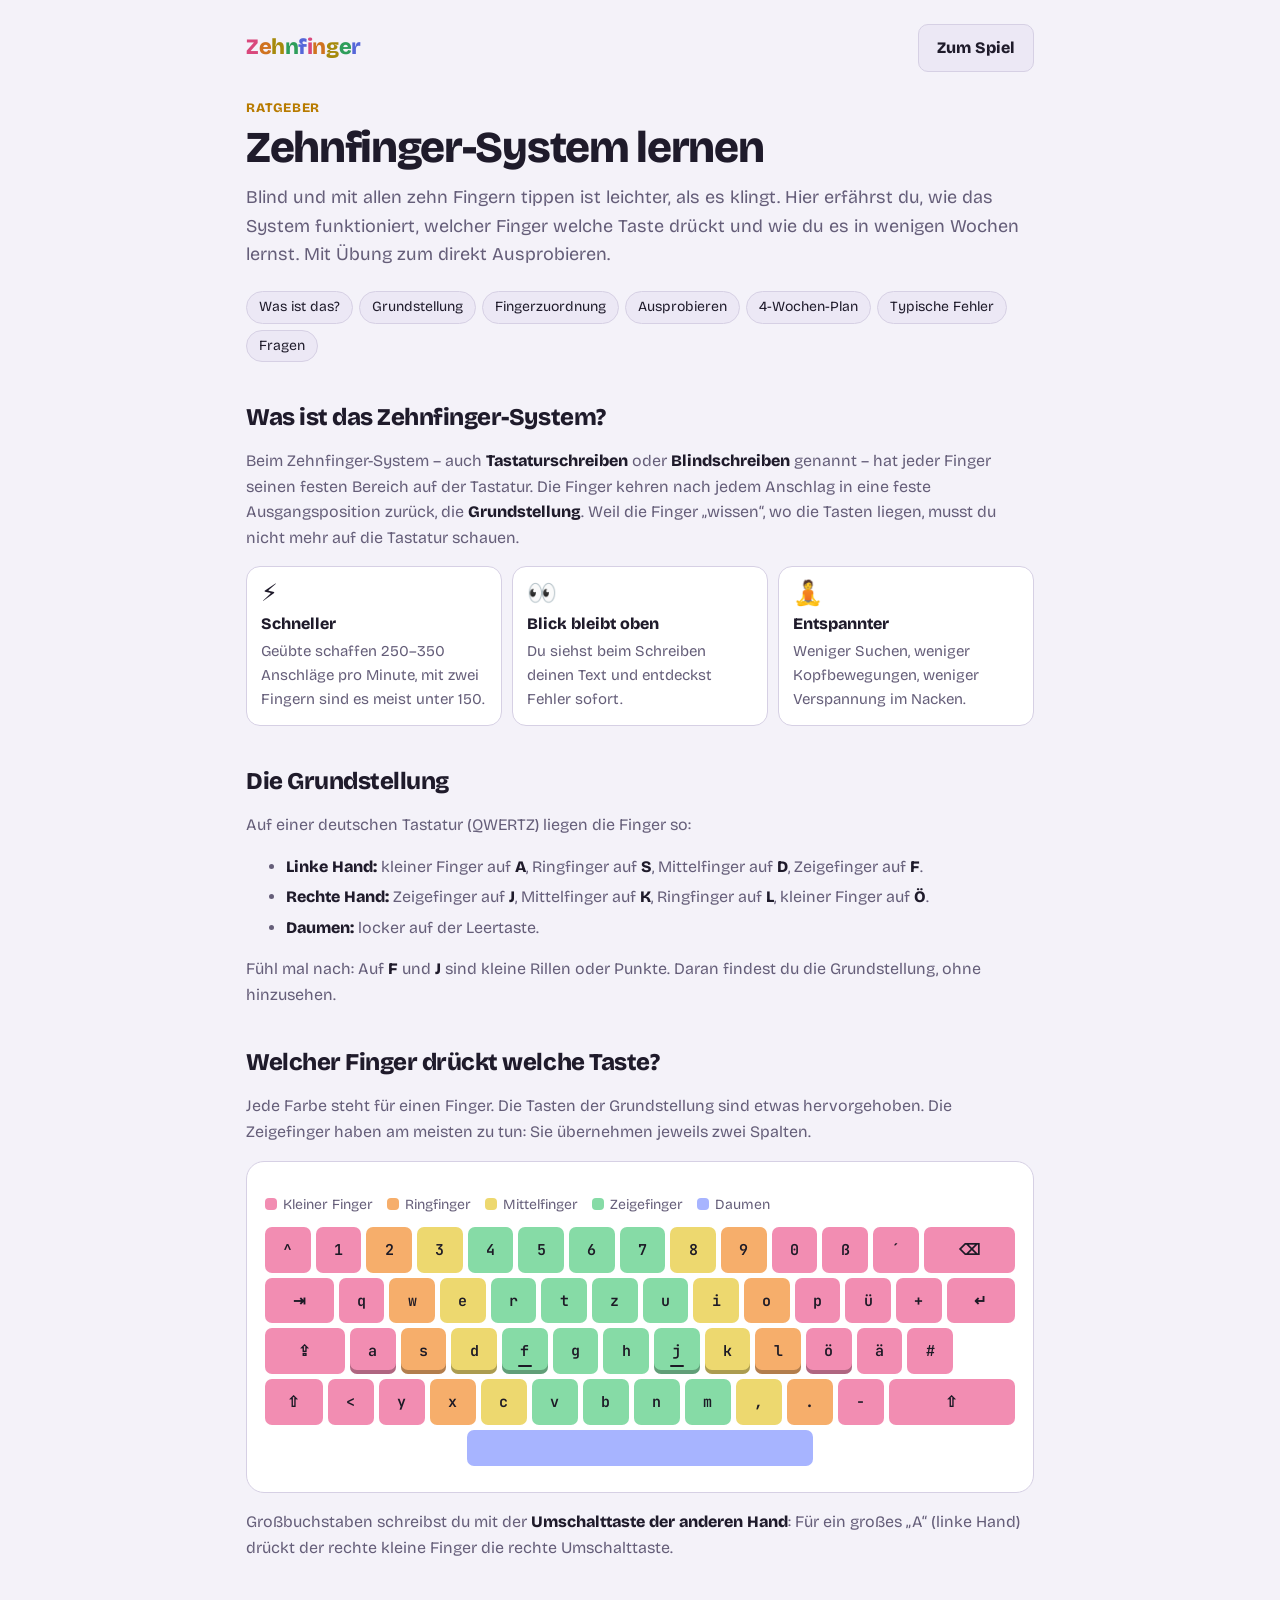
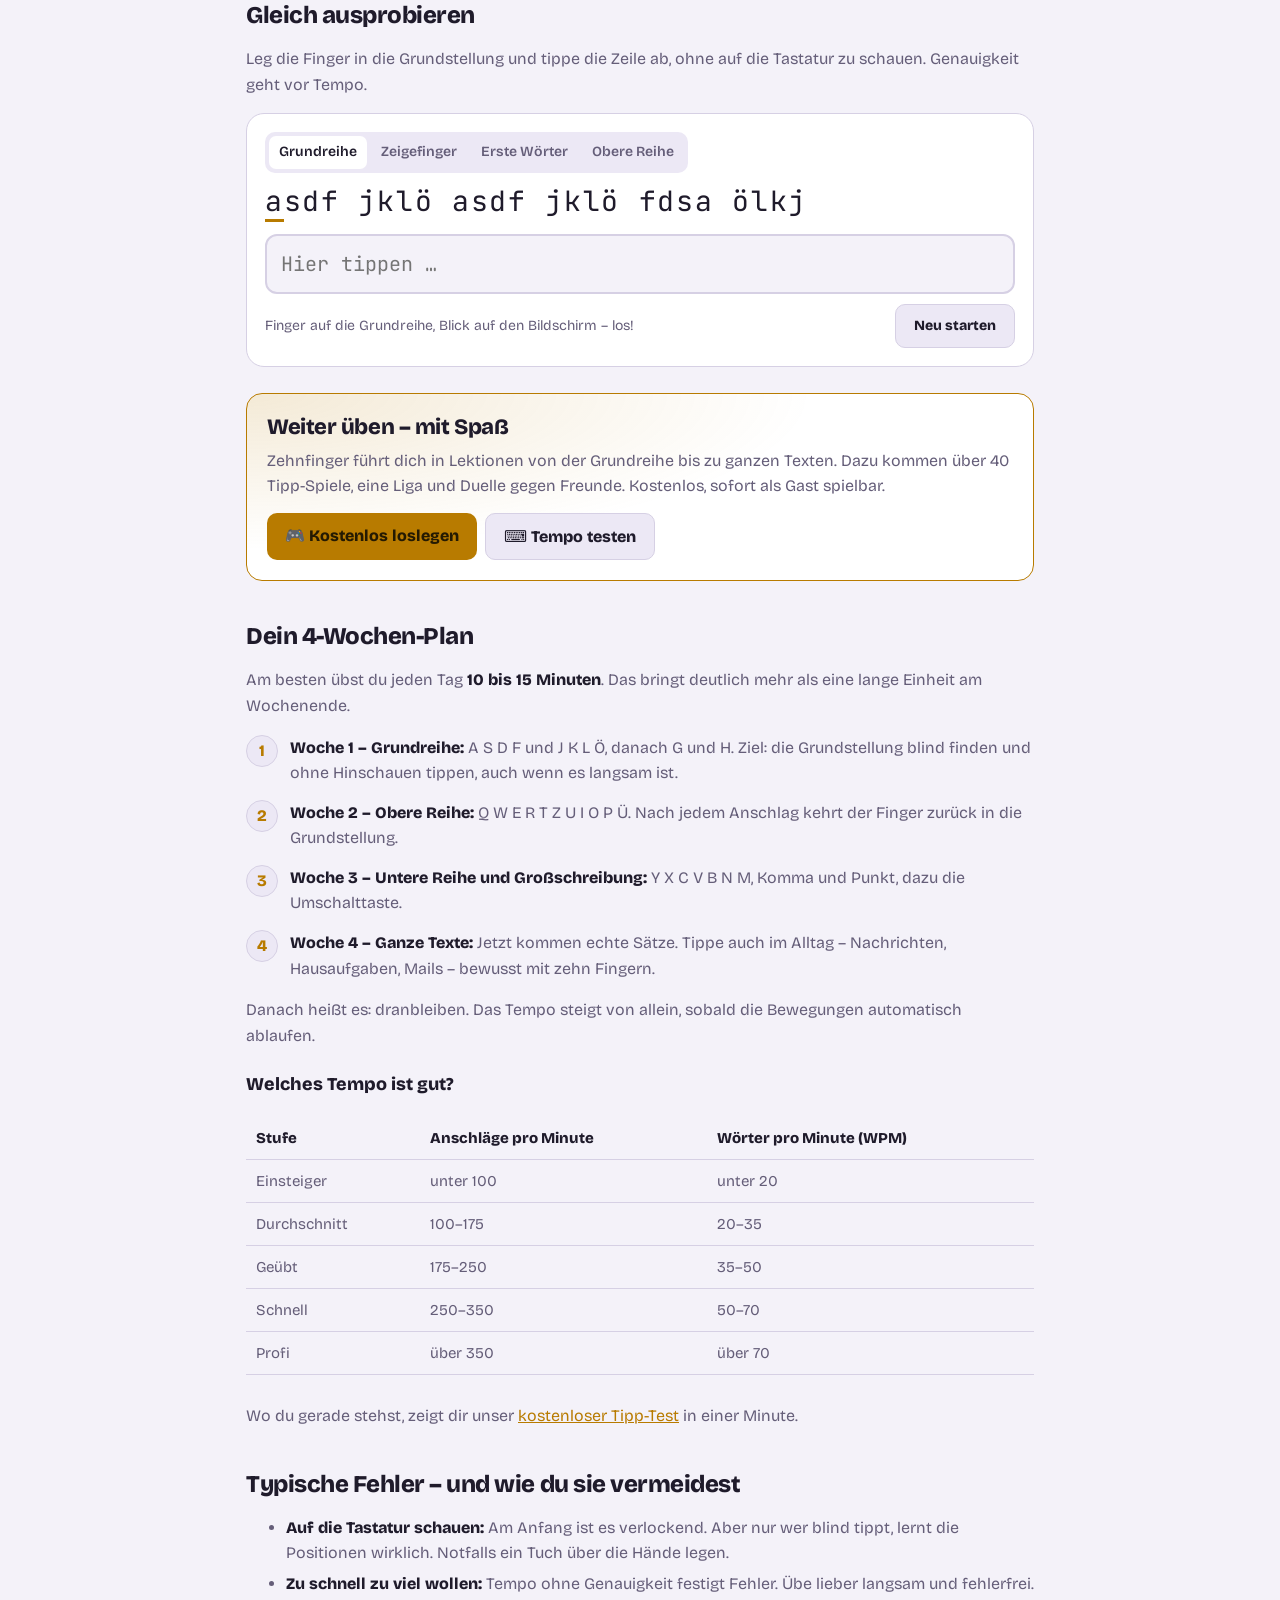
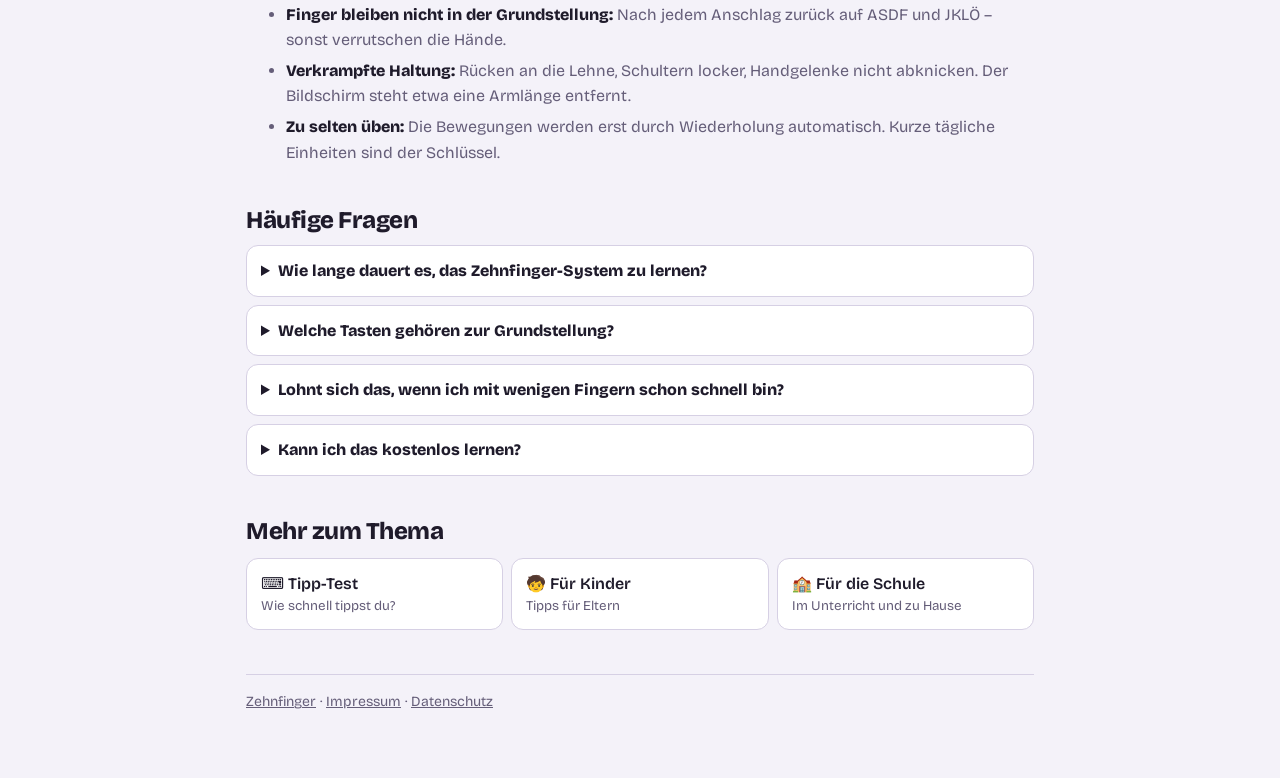
<file: zehnfinger-system.html>
<!DOCTYPE html>
<html lang="de">
<head>
<meta charset="utf-8">
<meta name="viewport" content="width=device-width, initial-scale=1">
<title>Zehnfinger-System lernen: Anleitung, Fingerzuordnung & Übungen | Zehnfinger</title>
<meta name="description" content="Zehnfinger-System lernen – Schritt für Schritt: Grundstellung, welcher Finger welche Taste drückt, ein 4-Wochen-Plan und Übungen zum direkt Ausprobieren. Kostenlos und ohne Anmeldung.">
<link rel="canonical" href="https://www.zehnfingernulllangeweile.de/zehnfinger-system.html">
<meta property="og:title" content="Zehnfinger-System lernen – die komplette Anleitung">
<meta property="og:description" content="Grundstellung, Fingerzuordnung, 4-Wochen-Plan und Übungen zum Ausprobieren. Kostenlos.">
<meta property="og:type" content="article">
<meta property="og:url" content="https://www.zehnfingernulllangeweile.de/zehnfinger-system.html">
<meta name="theme-color" content="#17151F">
<link href="fonts/fonts.css" rel="stylesheet">
<link href="ratgeber.css" rel="stylesheet">
<meta name="google-adsense-account" content="ca-pub-5747466582898616">
<script>
/* Werbung erst nachladen, wenn die Seite schon läuft (ca. 3 Sekunden nach dem Laden, wenn der Browser Luft hat).
   So startet die Seite deutlich schneller. Das Meta-Tag oben bestätigt AdSense die Seite trotzdem. */
(function(){var done=false;function ads(){if(done)return;done=true;var s=document.createElement('script');s.async=true;s.crossOrigin='anonymous';
  s.src='https://pagead2.googlesyndication.com/pagead/js/adsbygoogle.js?client=ca-pub-5747466582898616';document.head.appendChild(s)}
  addEventListener('load',function(){setTimeout(function(){if('requestIdleCallback' in window)requestIdleCallback(ads,{timeout:5000});else ads()},3000)})})();
</script>
<script type="application/ld+json">
{"@context":"https://schema.org","@type":"FAQPage","mainEntity":[
 {"@type":"Question","name":"Wie lange dauert es, das Zehnfinger-System zu lernen?","acceptedAnswer":{"@type":"Answer","text":"Mit etwa 15 Minuten Übung am Tag kennen die meisten nach zwei bis drei Wochen alle Buchstaben blind. Nach vier bis sechs Wochen tippen sie schneller als vorher mit wenigen Fingern."}},
 {"@type":"Question","name":"Welche Tasten gehören zur Grundstellung?","acceptedAnswer":{"@type":"Answer","text":"Auf einer deutschen Tastatur liegen die Finger der linken Hand auf A, S, D und F, die der rechten Hand auf J, K, L und Ö. Die Daumen ruhen auf der Leertaste. Die kleinen Erhebungen auf F und J helfen, die Position blind zu finden."}},
 {"@type":"Question","name":"Lohnt sich das Zehnfinger-System noch, wenn ich schon schnell mit wenigen Fingern tippe?","acceptedAnswer":{"@type":"Answer","text":"Ja. Wer blind mit zehn Fingern schreibt, muss nicht auf die Tastatur schauen, macht weniger Fehler und ermüdet langsamer. Nach einer kurzen Umstellungsphase sind die meisten deutlich schneller als vorher."}},
 {"@type":"Question","name":"Kann ich das Zehnfinger-System kostenlos lernen?","acceptedAnswer":{"@type":"Answer","text":"Ja. Zehnfinger ist ein kostenloser Tipptrainer im Browser mit Lektionen, Übungen und Spielen. Man kann sofort als Gast ohne Anmeldung starten."}}]}
</script>
</head>
<body>
<main>
  <div class="top"><a class="logo" href="./" aria-label="Zehnfinger – zum Spiel"><span>Z</span><span>e</span><span>h</span><span>n</span><span>f</span><span>i</span><span>n</span><span>g</span><span>e</span><span>r</span></a><a class="btn ghost" href="./">Zum Spiel</a></div>

  <p class="kicker">Ratgeber</p>
  <h1>Zehnfinger-System lernen</h1>
  <p class="lead">Blind und mit allen zehn Fingern tippen ist leichter, als es klingt. Hier erfährst du, wie das System funktioniert, welcher Finger welche Taste drückt und wie du es in wenigen Wochen lernst. Mit Übung zum direkt Ausprobieren.</p>
  <nav class="toc" aria-label="Inhalt"><a href="#was">Was ist das?</a><a href="#grundstellung">Grundstellung</a><a href="#finger">Fingerzuordnung</a><a href="#ueben">Ausprobieren</a><a href="#plan">4-Wochen-Plan</a><a href="#fehler">Typische Fehler</a><a href="#faq">Fragen</a></nav>

  <h2 id="was">Was ist das Zehnfinger-System?</h2>
  <p>Beim Zehnfinger-System – auch <b>Tastaturschreiben</b> oder <b>Blindschreiben</b> genannt – hat jeder Finger seinen festen Bereich auf der Tastatur. Die Finger kehren nach jedem Anschlag in eine feste Ausgangsposition zurück, die <b>Grundstellung</b>. Weil die Finger „wissen“, wo die Tasten liegen, musst du nicht mehr auf die Tastatur schauen.</p>
  <div class="cards">
    <div class="card"><div class="i">⚡</div><b>Schneller</b><p>Geübte schaffen 250–350 Anschläge pro Minute, mit zwei Fingern sind es meist unter 150.</p></div>
    <div class="card"><div class="i">👀</div><b>Blick bleibt oben</b><p>Du siehst beim Schreiben deinen Text und entdeckst Fehler sofort.</p></div>
    <div class="card"><div class="i">🧘</div><b>Entspannter</b><p>Weniger Suchen, weniger Kopfbewegungen, weniger Verspannung im Nacken.</p></div>
  </div>

  <h2 id="grundstellung">Die Grundstellung</h2>
  <p>Auf einer deutschen Tastatur (QWERTZ) liegen die Finger so:</p>
  <ul>
    <li><b>Linke Hand:</b> kleiner Finger auf <b>A</b>, Ringfinger auf <b>S</b>, Mittelfinger auf <b>D</b>, Zeigefinger auf <b>F</b>.</li>
    <li><b>Rechte Hand:</b> Zeigefinger auf <b>J</b>, Mittelfinger auf <b>K</b>, Ringfinger auf <b>L</b>, kleiner Finger auf <b>Ö</b>.</li>
    <li><b>Daumen:</b> locker auf der Leertaste.</li>
  </ul>
  <p>Fühl mal nach: Auf <b>F</b> und <b>J</b> sind kleine Rillen oder Punkte. Daran findest du die Grundstellung, ohne hinzusehen.</p>

  <h2 id="finger">Welcher Finger drückt welche Taste?</h2>
  <p>Jede Farbe steht für einen Finger. Die Tasten der Grundstellung sind etwas hervorgehoben. Die Zeigefinger haben am meisten zu tun: Sie übernehmen jeweils zwei Spalten.</p>
  <div class="box"><div class="kb" data-keyboard role="img" aria-label="Deutsche Tastatur mit farbiger Fingerzuordnung"></div></div>
  <p>Großbuchstaben schreibst du mit der <b>Umschalttaste der anderen Hand</b>: Für ein großes „A“ (linke Hand) drückt der rechte kleine Finger die rechte Umschalttaste.</p>

  <h2 id="ueben">Gleich ausprobieren</h2>
  <p>Leg die Finger in die Grundstellung und tippe die Zeile ab, ohne auf die Tastatur zu schauen. Genauigkeit geht vor Tempo.</p>
  <div class="box drill" data-drill='[["Grundreihe","asdf jklö asdf jklö fdsa ölkj"],["Zeigefinger","fg fg jh jh fgf jhj gfg hjh"],["Erste Wörter","das als lag fall kahl saal glas"],["Obere Reihe","wer weit tier reise pferd quer"]]'></div>

  <div class="cta"><h2>Weiter üben – mit Spaß</h2><p>Zehnfinger führt dich in Lektionen von der Grundreihe bis zu ganzen Texten. Dazu kommen über 40 Tipp-Spiele, eine Liga und Duelle gegen Freunde. Kostenlos, sofort als Gast spielbar.</p>
    <div class="acts"><a class="btn primary" href="./">🎮 Kostenlos loslegen</a><a class="btn ghost" href="tipptest.html">⌨️ Tempo testen</a></div></div>

  <h2 id="plan">Dein 4-Wochen-Plan</h2>
  <p>Am besten übst du jeden Tag <b>10 bis 15 Minuten</b>. Das bringt deutlich mehr als eine lange Einheit am Wochenende.</p>
  <ol class="steps">
    <li><b>Woche 1 – Grundreihe:</b> A S D F und J K L Ö, danach G und H. Ziel: die Grundstellung blind finden und ohne Hinschauen tippen, auch wenn es langsam ist.</li>
    <li><b>Woche 2 – Obere Reihe:</b> Q W E R T Z U I O P Ü. Nach jedem Anschlag kehrt der Finger zurück in die Grundstellung.</li>
    <li><b>Woche 3 – Untere Reihe und Großschreibung:</b> Y X C V B N M, Komma und Punkt, dazu die Umschalttaste.</li>
    <li><b>Woche 4 – Ganze Texte:</b> Jetzt kommen echte Sätze. Tippe auch im Alltag – Nachrichten, Hausaufgaben, Mails – bewusst mit zehn Fingern.</li>
  </ol>
  <p>Danach heißt es: dranbleiben. Das Tempo steigt von allein, sobald die Bewegungen automatisch ablaufen.</p>

  <h3>Welches Tempo ist gut?</h3>
  <div class="tw"><table>
    <thead><tr><th>Stufe</th><th>Anschläge pro Minute</th><th>Wörter pro Minute (WPM)</th></tr></thead>
    <tbody>
      <tr><td>Einsteiger</td><td>unter 100</td><td>unter 20</td></tr>
      <tr><td>Durchschnitt</td><td>100–175</td><td>20–35</td></tr>
      <tr><td>Geübt</td><td>175–250</td><td>35–50</td></tr>
      <tr><td>Schnell</td><td>250–350</td><td>50–70</td></tr>
      <tr><td>Profi</td><td>über 350</td><td>über 70</td></tr>
    </tbody>
  </table></div>
  <p>Wo du gerade stehst, zeigt dir unser <a href="tipptest.html">kostenloser Tipp-Test</a> in einer Minute.</p>

  <h2 id="fehler">Typische Fehler – und wie du sie vermeidest</h2>
  <ul>
    <li><b>Auf die Tastatur schauen:</b> Am Anfang ist es verlockend. Aber nur wer blind tippt, lernt die Positionen wirklich. Notfalls ein Tuch über die Hände legen.</li>
    <li><b>Zu schnell zu viel wollen:</b> Tempo ohne Genauigkeit festigt Fehler. Übe lieber langsam und fehlerfrei.</li>
    <li><b>Finger bleiben nicht in der Grundstellung:</b> Nach jedem Anschlag zurück auf ASDF und JKLÖ – sonst verrutschen die Hände.</li>
    <li><b>Verkrampfte Haltung:</b> Rücken an die Lehne, Schultern locker, Handgelenke nicht abknicken. Der Bildschirm steht etwa eine Armlänge entfernt.</li>
    <li><b>Zu selten üben:</b> Die Bewegungen werden erst durch Wiederholung automatisch. Kurze tägliche Einheiten sind der Schlüssel.</li>
  </ul>

  <h2 id="faq">Häufige Fragen</h2>
  <details><summary>Wie lange dauert es, das Zehnfinger-System zu lernen?</summary><p>Mit etwa 15 Minuten Übung am Tag kennen die meisten nach zwei bis drei Wochen alle Buchstaben blind. Nach vier bis sechs Wochen tippen sie schneller als vorher mit wenigen Fingern.</p></details>
  <details><summary>Welche Tasten gehören zur Grundstellung?</summary><p>Links A, S, D, F – rechts J, K, L, Ö. Die Daumen ruhen auf der Leertaste. Die Erhebungen auf F und J helfen beim blinden Finden.</p></details>
  <details><summary>Lohnt sich das, wenn ich mit wenigen Fingern schon schnell bin?</summary><p>Ja. Nach einer kurzen Umstellungsphase sind die meisten deutlich schneller, machen weniger Fehler und ermüden langsamer, weil der Blick nicht ständig zwischen Tastatur und Bildschirm springt.</p></details>
  <details><summary>Kann ich das kostenlos lernen?</summary><p>Ja. <a href="./">Zehnfinger</a> ist ein kostenloser Tipptrainer im Browser. Du kannst sofort als Gast starten, ohne Anmeldung und ohne Download.</p></details>

  <h2>Mehr zum Thema</h2>
  <div class="more">
    <a href="tipptest.html">⌨️ Tipp-Test<small>Wie schnell tippst du?</small></a>
    <a href="tastaturschreiben-kinder.html">🧒 Für Kinder<small>Tipps für Eltern</small></a>
    <a href="tippen-ueben-schule.html">🏫 Für die Schule<small>Im Unterricht und zu Hause</small></a>
  </div>

  <footer><a href="./">Zehnfinger</a> · <a href="impressum.html">Impressum</a> · <a href="datenschutz.html">Datenschutz</a></footer>
</main>
<script src="ratgeber.js"></script>
</body>
</html>
</file>
<file: legal.css>
/* Gemeinsames Aussehen für Impressum und Datenschutz, passend zu den Farben des Spiels.
   Bewusst nur Systemschriften, damit diese Seiten nichts von Dritten nachladen. */
:root{--bg:#17151F;--surface:#211E2C;--line:#3A3549;--text:#EEEAF6;--muted:#A39DB8;--accent:#FFC857;color-scheme:dark}
@media (prefers-color-scheme:light){:root{--bg:#F4F2F9;--surface:#FFFFFF;--line:#D6D0E4;--text:#1F1B2B;--muted:#655E79;--accent:#9A6700;color-scheme:light}}
*{box-sizing:border-box}
body{margin:0;background:var(--bg);color:var(--text);font:16px/1.65 system-ui,-apple-system,'Segoe UI',Roboto,sans-serif;-webkit-font-smoothing:antialiased}
main{max-width:760px;margin:0 auto;padding:32px 16px 64px}
a{color:var(--accent)}
.back{display:inline-block;margin-bottom:20px;text-decoration:none;font-weight:600}
.back:hover{text-decoration:underline}
h1{font-size:clamp(28px,6vw,38px);line-height:1.15;margin:0 0 4px}
h2{font-size:20px;line-height:1.3;margin:36px 0 8px;scroll-margin-top:16px}
p,ul{margin:0 0 12px}
ul{padding-left:22px}
li{margin-bottom:4px}
address{font-style:normal;background:var(--surface);border:1px solid var(--line);border-radius:12px;padding:14px 18px;margin:0 0 12px}
.muted{color:var(--muted)}
.toc{display:grid;gap:2px;background:var(--surface);border:1px solid var(--line);border-radius:12px;padding:14px 18px;margin:24px 0 8px}
.toc a{text-decoration:none;color:var(--text)}
.toc a:hover{color:var(--accent)}
footer{margin-top:48px;padding-top:16px;border-top:1px solid var(--line);color:var(--muted);font-size:14px}
footer a{color:var(--muted)}
footer a[aria-current]{color:var(--text);text-decoration:none}
</file>
<file: fonts/fonts.css>
/* Schriften lokal gehostet (vorher Google Fonts), nur Teilmengen latin und latin-ext */
@font-face {
  font-family: 'Bricolage Grotesque';
  font-style: normal;
  font-weight: 400;
  font-stretch: 100%;
  font-display: swap;
  src: url(bricolage-grotesque-400-normal-latin-ext.woff2) format('woff2');
  unicode-range: U+0100-02BA, U+02BD-02C5, U+02C7-02CC, U+02CE-02D7, U+02DD-02FF, U+0304, U+0308, U+0329, U+1D00-1DBF, U+1E00-1E9F, U+1EF2-1EFF, U+2020, U+20A0-20AB, U+20AD-20C0, U+2113, U+2C60-2C7F, U+A720-A7FF;
}
@font-face {
  font-family: 'Bricolage Grotesque';
  font-style: normal;
  font-weight: 400;
  font-stretch: 100%;
  font-display: swap;
  src: url(bricolage-grotesque-400-normal-latin.woff2) format('woff2');
  unicode-range: U+0000-00FF, U+0131, U+0152-0153, U+02BB-02BC, U+02C6, U+02DA, U+02DC, U+0304, U+0308, U+0329, U+2000-206F, U+20AC, U+2122, U+2191, U+2193, U+2212, U+2215, U+FEFF, U+FFFD;
}
@font-face {
  font-family: 'Bricolage Grotesque';
  font-style: normal;
  font-weight: 600;
  font-stretch: 100%;
  font-display: swap;
  src: url(bricolage-grotesque-400-normal-latin-ext.woff2) format('woff2');
  unicode-range: U+0100-02BA, U+02BD-02C5, U+02C7-02CC, U+02CE-02D7, U+02DD-02FF, U+0304, U+0308, U+0329, U+1D00-1DBF, U+1E00-1E9F, U+1EF2-1EFF, U+2020, U+20A0-20AB, U+20AD-20C0, U+2113, U+2C60-2C7F, U+A720-A7FF;
}
@font-face {
  font-family: 'Bricolage Grotesque';
  font-style: normal;
  font-weight: 600;
  font-stretch: 100%;
  font-display: swap;
  src: url(bricolage-grotesque-400-normal-latin.woff2) format('woff2');
  unicode-range: U+0000-00FF, U+0131, U+0152-0153, U+02BB-02BC, U+02C6, U+02DA, U+02DC, U+0304, U+0308, U+0329, U+2000-206F, U+20AC, U+2122, U+2191, U+2193, U+2212, U+2215, U+FEFF, U+FFFD;
}
@font-face {
  font-family: 'Bricolage Grotesque';
  font-style: normal;
  font-weight: 800;
  font-stretch: 100%;
  font-display: swap;
  src: url(bricolage-grotesque-400-normal-latin-ext.woff2) format('woff2');
  unicode-range: U+0100-02BA, U+02BD-02C5, U+02C7-02CC, U+02CE-02D7, U+02DD-02FF, U+0304, U+0308, U+0329, U+1D00-1DBF, U+1E00-1E9F, U+1EF2-1EFF, U+2020, U+20A0-20AB, U+20AD-20C0, U+2113, U+2C60-2C7F, U+A720-A7FF;
}
@font-face {
  font-family: 'Bricolage Grotesque';
  font-style: normal;
  font-weight: 800;
  font-stretch: 100%;
  font-display: swap;
  src: url(bricolage-grotesque-400-normal-latin.woff2) format('woff2');
  unicode-range: U+0000-00FF, U+0131, U+0152-0153, U+02BB-02BC, U+02C6, U+02DA, U+02DC, U+0304, U+0308, U+0329, U+2000-206F, U+20AC, U+2122, U+2191, U+2193, U+2212, U+2215, U+FEFF, U+FFFD;
}
@font-face {
  font-family: 'Courier Prime';
  font-style: normal;
  font-weight: 400;
  font-display: swap;
  src: url(courier-prime-400-normal-latin-ext.woff2) format('woff2');
  unicode-range: U+0100-02BA, U+02BD-02C5, U+02C7-02CC, U+02CE-02D7, U+02DD-02FF, U+0304, U+0308, U+0329, U+1D00-1DBF, U+1E00-1E9F, U+1EF2-1EFF, U+2020, U+20A0-20AB, U+20AD-20C0, U+2113, U+2C60-2C7F, U+A720-A7FF;
}
@font-face {
  font-family: 'Courier Prime';
  font-style: normal;
  font-weight: 400;
  font-display: swap;
  src: url(courier-prime-400-normal-latin.woff2) format('woff2');
  unicode-range: U+0000-00FF, U+0131, U+0152-0153, U+02BB-02BC, U+02C6, U+02DA, U+02DC, U+0304, U+0308, U+0329, U+2000-206F, U+20AC, U+2122, U+2191, U+2193, U+2212, U+2215, U+FEFF, U+FFFD;
}
@font-face {
  font-family: 'Courier Prime';
  font-style: normal;
  font-weight: 700;
  font-display: swap;
  src: url(courier-prime-700-normal-latin-ext.woff2) format('woff2');
  unicode-range: U+0100-02BA, U+02BD-02C5, U+02C7-02CC, U+02CE-02D7, U+02DD-02FF, U+0304, U+0308, U+0329, U+1D00-1DBF, U+1E00-1E9F, U+1EF2-1EFF, U+2020, U+20A0-20AB, U+20AD-20C0, U+2113, U+2C60-2C7F, U+A720-A7FF;
}
@font-face {
  font-family: 'Courier Prime';
  font-style: normal;
  font-weight: 700;
  font-display: swap;
  src: url(courier-prime-700-normal-latin.woff2) format('woff2');
  unicode-range: U+0000-00FF, U+0131, U+0152-0153, U+02BB-02BC, U+02C6, U+02DA, U+02DC, U+0304, U+0308, U+0329, U+2000-206F, U+20AC, U+2122, U+2191, U+2193, U+2212, U+2215, U+FEFF, U+FFFD;
}
@font-face {
  font-family: 'Fira Code';
  font-style: normal;
  font-weight: 400;
  font-display: swap;
  src: url(fira-code-400-normal-latin-ext.woff2) format('woff2');
  unicode-range: U+0100-02BA, U+02BD-02C5, U+02C7-02CC, U+02CE-02D7, U+02DD-02FF, U+0304, U+0308, U+0329, U+1D00-1DBF, U+1E00-1E9F, U+1EF2-1EFF, U+2020, U+20A0-20AB, U+20AD-20C0, U+2113, U+2C60-2C7F, U+A720-A7FF;
}
@font-face {
  font-family: 'Fira Code';
  font-style: normal;
  font-weight: 400;
  font-display: swap;
  src: url(fira-code-400-normal-latin.woff2) format('woff2');
  unicode-range: U+0000-00FF, U+0131, U+0152-0153, U+02BB-02BC, U+02C6, U+02DA, U+02DC, U+0304, U+0308, U+0329, U+2000-206F, U+20AC, U+2122, U+2191, U+2193, U+2212, U+2215, U+FEFF, U+FFFD;
}
@font-face {
  font-family: 'Fira Code';
  font-style: normal;
  font-weight: 600;
  font-display: swap;
  src: url(fira-code-400-normal-latin-ext.woff2) format('woff2');
  unicode-range: U+0100-02BA, U+02BD-02C5, U+02C7-02CC, U+02CE-02D7, U+02DD-02FF, U+0304, U+0308, U+0329, U+1D00-1DBF, U+1E00-1E9F, U+1EF2-1EFF, U+2020, U+20A0-20AB, U+20AD-20C0, U+2113, U+2C60-2C7F, U+A720-A7FF;
}
@font-face {
  font-family: 'Fira Code';
  font-style: normal;
  font-weight: 600;
  font-display: swap;
  src: url(fira-code-400-normal-latin.woff2) format('woff2');
  unicode-range: U+0000-00FF, U+0131, U+0152-0153, U+02BB-02BC, U+02C6, U+02DA, U+02DC, U+0304, U+0308, U+0329, U+2000-206F, U+20AC, U+2122, U+2191, U+2193, U+2212, U+2215, U+FEFF, U+FFFD;
}
@font-face {
  font-family: 'JetBrains Mono';
  font-style: normal;
  font-weight: 400;
  font-display: swap;
  src: url(jetbrains-mono-400-normal-latin-ext.woff2) format('woff2');
  unicode-range: U+0100-02BA, U+02BD-02C5, U+02C7-02CC, U+02CE-02D7, U+02DD-02FF, U+0304, U+0308, U+0329, U+1D00-1DBF, U+1E00-1E9F, U+1EF2-1EFF, U+2020, U+20A0-20AB, U+20AD-20C0, U+2113, U+2C60-2C7F, U+A720-A7FF;
}
@font-face {
  font-family: 'JetBrains Mono';
  font-style: normal;
  font-weight: 400;
  font-display: swap;
  src: url(jetbrains-mono-400-normal-latin.woff2) format('woff2');
  unicode-range: U+0000-00FF, U+0131, U+0152-0153, U+02BB-02BC, U+02C6, U+02DA, U+02DC, U+0304, U+0308, U+0329, U+2000-206F, U+20AC, U+2122, U+2191, U+2193, U+2212, U+2215, U+FEFF, U+FFFD;
}
@font-face {
  font-family: 'JetBrains Mono';
  font-style: normal;
  font-weight: 600;
  font-display: swap;
  src: url(jetbrains-mono-400-normal-latin-ext.woff2) format('woff2');
  unicode-range: U+0100-02BA, U+02BD-02C5, U+02C7-02CC, U+02CE-02D7, U+02DD-02FF, U+0304, U+0308, U+0329, U+1D00-1DBF, U+1E00-1E9F, U+1EF2-1EFF, U+2020, U+20A0-20AB, U+20AD-20C0, U+2113, U+2C60-2C7F, U+A720-A7FF;
}
@font-face {
  font-family: 'JetBrains Mono';
  font-style: normal;
  font-weight: 600;
  font-display: swap;
  src: url(jetbrains-mono-400-normal-latin.woff2) format('woff2');
  unicode-range: U+0000-00FF, U+0131, U+0152-0153, U+02BB-02BC, U+02C6, U+02DA, U+02DC, U+0304, U+0308, U+0329, U+2000-206F, U+20AC, U+2122, U+2191, U+2193, U+2212, U+2215, U+FEFF, U+FFFD;
}
@font-face {
  font-family: 'Roboto Mono';
  font-style: normal;
  font-weight: 400;
  font-display: swap;
  src: url(roboto-mono-400-normal-latin-ext.woff2) format('woff2');
  unicode-range: U+0100-02BA, U+02BD-02C5, U+02C7-02CC, U+02CE-02D7, U+02DD-02FF, U+0304, U+0308, U+0329, U+1D00-1DBF, U+1E00-1E9F, U+1EF2-1EFF, U+2020, U+20A0-20AB, U+20AD-20C0, U+2113, U+2C60-2C7F, U+A720-A7FF;
}
@font-face {
  font-family: 'Roboto Mono';
  font-style: normal;
  font-weight: 400;
  font-display: swap;
  src: url(roboto-mono-400-normal-latin.woff2) format('woff2');
  unicode-range: U+0000-00FF, U+0131, U+0152-0153, U+02BB-02BC, U+02C6, U+02DA, U+02DC, U+0304, U+0308, U+0329, U+2000-206F, U+20AC, U+2122, U+2191, U+2193, U+2212, U+2215, U+FEFF, U+FFFD;
}
@font-face {
  font-family: 'Roboto Mono';
  font-style: normal;
  font-weight: 600;
  font-display: swap;
  src: url(roboto-mono-400-normal-latin-ext.woff2) format('woff2');
  unicode-range: U+0100-02BA, U+02BD-02C5, U+02C7-02CC, U+02CE-02D7, U+02DD-02FF, U+0304, U+0308, U+0329, U+1D00-1DBF, U+1E00-1E9F, U+1EF2-1EFF, U+2020, U+20A0-20AB, U+20AD-20C0, U+2113, U+2C60-2C7F, U+A720-A7FF;
}
@font-face {
  font-family: 'Roboto Mono';
  font-style: normal;
  font-weight: 600;
  font-display: swap;
  src: url(roboto-mono-400-normal-latin.woff2) format('woff2');
  unicode-range: U+0000-00FF, U+0131, U+0152-0153, U+02BB-02BC, U+02C6, U+02DA, U+02DC, U+0304, U+0308, U+0329, U+2000-206F, U+20AC, U+2122, U+2191, U+2193, U+2212, U+2215, U+FEFF, U+FFFD;
}
@font-face {
  font-family: 'Source Code Pro';
  font-style: normal;
  font-weight: 400;
  font-display: swap;
  src: url(source-code-pro-400-normal-latin-ext.woff2) format('woff2');
  unicode-range: U+0100-02BA, U+02BD-02C5, U+02C7-02CC, U+02CE-02D7, U+02DD-02FF, U+0304, U+0308, U+0329, U+1D00-1DBF, U+1E00-1E9F, U+1EF2-1EFF, U+2020, U+20A0-20AB, U+20AD-20C0, U+2113, U+2C60-2C7F, U+A720-A7FF;
}
@font-face {
  font-family: 'Source Code Pro';
  font-style: normal;
  font-weight: 400;
  font-display: swap;
  src: url(source-code-pro-400-normal-latin.woff2) format('woff2');
  unicode-range: U+0000-00FF, U+0131, U+0152-0153, U+02BB-02BC, U+02C6, U+02DA, U+02DC, U+0304, U+0308, U+0329, U+2000-206F, U+20AC, U+2122, U+2191, U+2193, U+2212, U+2215, U+FEFF, U+FFFD;
}
@font-face {
  font-family: 'Source Code Pro';
  font-style: normal;
  font-weight: 600;
  font-display: swap;
  src: url(source-code-pro-400-normal-latin-ext.woff2) format('woff2');
  unicode-range: U+0100-02BA, U+02BD-02C5, U+02C7-02CC, U+02CE-02D7, U+02DD-02FF, U+0304, U+0308, U+0329, U+1D00-1DBF, U+1E00-1E9F, U+1EF2-1EFF, U+2020, U+20A0-20AB, U+20AD-20C0, U+2113, U+2C60-2C7F, U+A720-A7FF;
}
@font-face {
  font-family: 'Source Code Pro';
  font-style: normal;
  font-weight: 600;
  font-display: swap;
  src: url(source-code-pro-400-normal-latin.woff2) format('woff2');
  unicode-range: U+0000-00FF, U+0131, U+0152-0153, U+02BB-02BC, U+02C6, U+02DA, U+02DC, U+0304, U+0308, U+0329, U+2000-206F, U+20AC, U+2122, U+2191, U+2193, U+2212, U+2215, U+FEFF, U+FFFD;
}
@font-face {
  font-family: 'Space Mono';
  font-style: normal;
  font-weight: 400;
  font-display: swap;
  src: url(space-mono-400-normal-latin-ext.woff2) format('woff2');
  unicode-range: U+0100-02BA, U+02BD-02C5, U+02C7-02CC, U+02CE-02D7, U+02DD-02FF, U+0304, U+0308, U+0329, U+1D00-1DBF, U+1E00-1E9F, U+1EF2-1EFF, U+2020, U+20A0-20AB, U+20AD-20C0, U+2113, U+2C60-2C7F, U+A720-A7FF;
}
@font-face {
  font-family: 'Space Mono';
  font-style: normal;
  font-weight: 400;
  font-display: swap;
  src: url(space-mono-400-normal-latin.woff2) format('woff2');
  unicode-range: U+0000-00FF, U+0131, U+0152-0153, U+02BB-02BC, U+02C6, U+02DA, U+02DC, U+0304, U+0308, U+0329, U+2000-206F, U+20AC, U+2122, U+2191, U+2193, U+2212, U+2215, U+FEFF, U+FFFD;
}
@font-face {
  font-family: 'Space Mono';
  font-style: normal;
  font-weight: 700;
  font-display: swap;
  src: url(space-mono-700-normal-latin-ext.woff2) format('woff2');
  unicode-range: U+0100-02BA, U+02BD-02C5, U+02C7-02CC, U+02CE-02D7, U+02DD-02FF, U+0304, U+0308, U+0329, U+1D00-1DBF, U+1E00-1E9F, U+1EF2-1EFF, U+2020, U+20A0-20AB, U+20AD-20C0, U+2113, U+2C60-2C7F, U+A720-A7FF;
}
@font-face {
  font-family: 'Space Mono';
  font-style: normal;
  font-weight: 700;
  font-display: swap;
  src: url(space-mono-700-normal-latin.woff2) format('woff2');
  unicode-range: U+0000-00FF, U+0131, U+0152-0153, U+02BB-02BC, U+02C6, U+02DA, U+02DC, U+0304, U+0308, U+0329, U+2000-206F, U+20AC, U+2122, U+2191, U+2193, U+2212, U+2215, U+FEFF, U+FFFD;
}
</file>
<file: ratgeber.css>
/* Gemeinsames Design der Ratgeber-Seiten (Zehnfinger-System, Kinder, Schule) */
:root{--bg:#17151F;--surface:#211E2C;--surface2:#2B2739;--line:#3A3549;--text:#EEEAF6;--muted:#A39DB8;--caret:#FFC857;--good:#8BE0C0;--bad:#FF6F7D;--f1:#A7B4FF;--f2:#86DBA6;--f3:#EDD86F;--f4:#F6AE6B;--f5:#F28DB2;--k1:#A7B4FF;--k2:#86DBA6;--k3:#EDD86F;--k4:#F6AE6B;--k5:#F28DB2;color-scheme:dark}
@media (prefers-color-scheme:light){:root{--bg:#F4F2F9;--surface:#fff;--surface2:#ECE8F5;--line:#D6D0E4;--text:#1F1B2B;--muted:#655E79;--caret:#B87B00;--good:#1C9A6F;--bad:#D63447;--f1:#5566D9;--f2:#2E9E5B;--f3:#A68A0C;--f4:#D07320;--f5:#D9487C;color-scheme:light}}
*{box-sizing:border-box}
body{margin:0;background:var(--bg);color:var(--text);font:16px/1.6 "Bricolage Grotesque",system-ui,sans-serif;-webkit-font-smoothing:antialiased}
main{max-width:820px;margin:0 auto;padding:24px 16px 64px}
a{color:var(--caret)}
.top{display:flex;justify-content:space-between;align-items:center;gap:12px;margin-bottom:26px}
.logo{font-weight:800;font-size:22px;text-decoration:none;letter-spacing:-.02em}
.logo span:nth-child(5n+1){color:var(--f5)}.logo span:nth-child(5n+2){color:var(--f4)}.logo span:nth-child(5n+3){color:var(--f3)}.logo span:nth-child(5n+4){color:var(--f2)}.logo span:nth-child(5n){color:var(--f1)}
.btn{font:inherit;font-weight:700;border:0;border-radius:10px;padding:10px 18px;cursor:pointer;text-decoration:none;display:inline-block}
.btn.primary{background:var(--caret);color:#241a02}.btn.ghost{background:var(--surface2);color:var(--text);border:1px solid var(--line)}
.kicker{font-size:13px;font-weight:700;letter-spacing:.06em;text-transform:uppercase;color:var(--caret);margin:0 0 6px}
h1{font-size:clamp(30px,6vw,44px);line-height:1.1;margin:0 0 10px;letter-spacing:-.03em}
.lead{color:var(--muted);margin:0 0 22px;font-size:18px}
h2{font-size:24px;line-height:1.25;margin:40px 0 10px;letter-spacing:-.02em}
h3{font-size:18px;margin:22px 0 6px}
p,li{color:var(--muted)}
p b,li b{color:var(--text)}
li{margin:5px 0}
.box{background:var(--surface);border:1px solid var(--line);border-radius:18px;padding:18px}
.cta{margin:26px 0;padding:20px;border-radius:16px;border:1px solid var(--caret);background:radial-gradient(120% 140% at 0% 0%,color-mix(in srgb,var(--caret) 16%,transparent),transparent 60%),var(--surface)}
.cta h2{margin:0 0 6px;font-size:22px}
.cta p{margin:0 0 14px}
.acts{display:flex;gap:8px;flex-wrap:wrap}
.toc{display:flex;flex-wrap:wrap;gap:6px;margin:0 0 8px}
.toc a{font-size:14px;text-decoration:none;color:var(--text);background:var(--surface2);border:1px solid var(--line);border-radius:999px;padding:4px 12px}
.cards{display:grid;grid-template-columns:repeat(auto-fit,minmax(220px,1fr));gap:10px;margin:14px 0}
.card{background:var(--surface);border:1px solid var(--line);border-radius:14px;padding:14px}
.card .i{font-size:24px;line-height:1}
.card b{display:block;color:var(--text);margin:6px 0 2px}
.card p{margin:0;font-size:15px}
.steps{counter-reset:s;list-style:none;padding:0;margin:14px 0}
.steps li{counter-increment:s;position:relative;padding:0 0 0 44px;margin:0 0 14px}
.steps li::before{content:counter(s);position:absolute;left:0;top:0;width:30px;height:30px;border-radius:50%;background:var(--surface2);border:1px solid var(--line);color:var(--caret);font-weight:800;display:grid;place-items:center}
table{width:100%;border-collapse:collapse;margin:12px 0;font-size:15px}
th,td{text-align:left;padding:9px 10px;border-bottom:1px solid var(--line)}
th{color:var(--text)}td{color:var(--muted)}
.tw{overflow-x:auto}
details{background:var(--surface);border:1px solid var(--line);border-radius:12px;padding:12px 14px;margin:8px 0}
summary{cursor:pointer;font-weight:700;color:var(--text)}
details p{margin:8px 0 0}
.more{display:grid;grid-template-columns:repeat(auto-fit,minmax(200px,1fr));gap:8px;margin:12px 0}
.more a{display:block;text-decoration:none;background:var(--surface);border:1px solid var(--line);border-radius:12px;padding:12px 14px;color:var(--text);font-weight:600}
.more a small{display:block;color:var(--muted);font-weight:400}
footer{margin-top:44px;padding-top:16px;border-top:1px solid var(--line);color:var(--muted);font-size:14px}
footer a{color:var(--muted)}

/* Tastatur mit Fingerfarben */
.kb{display:flex;flex-direction:column;gap:5px;margin:14px 0 8px;font-family:"JetBrains Mono",ui-monospace,monospace;font-size:clamp(10px,2.4vw,15px)}
.kr{display:flex;gap:5px}
.k{flex:1 1 0;min-width:0;aspect-ratio:1/1;display:grid;place-items:center;border-radius:7px;font-weight:700;color:#1d1a26;background:var(--fc,var(--surface2))}
.k.home{box-shadow:inset 0 -4px 0 rgba(0,0,0,.28)}
.k.bump{position:relative}
.k.bump::after{content:"";position:absolute;bottom:16%;width:30%;height:2px;background:currentColor;border-radius:2px}
.k.gap{visibility:hidden}
.k.w15{flex-grow:1.5;aspect-ratio:auto}.k.w2{flex-grow:2;aspect-ratio:auto}.k.w175{flex-grow:1.75;aspect-ratio:auto}.k.w225{flex-grow:2.25;aspect-ratio:auto}
.k.w125{flex-grow:1.25;aspect-ratio:auto}.k.w275{flex-grow:2.75;aspect-ratio:auto}.k.w4{flex-grow:4;aspect-ratio:auto}
.k.sp{flex-grow:7;aspect-ratio:auto;min-height:2.4em}
.k.dim{background:var(--surface2);color:var(--muted);font-weight:500}
.kb .legend{font-family:"Bricolage Grotesque",system-ui,sans-serif;display:flex;flex-wrap:wrap;gap:8px 14px;font-size:14px;color:var(--muted);margin:0 0 6px}
.legend span::before{content:"";display:inline-block;width:12px;height:12px;border-radius:4px;background:var(--c);margin-right:6px;vertical-align:-1px}

/* Mini-Übung */
.drill .line{font-family:"JetBrains Mono",ui-monospace,monospace;font-size:clamp(20px,4vw,28px);letter-spacing:.06em;margin:6px 0 10px;word-break:break-all}
.drill .line .ok{color:var(--good)}.drill .line .bad{color:var(--bad);background:color-mix(in srgb,var(--bad) 18%,transparent);border-radius:4px}
.drill .line .cur{border-bottom:3px solid var(--caret)}
.drill input{width:100%;font:inherit;font-family:"JetBrains Mono",ui-monospace,monospace;font-size:20px;padding:12px 14px;border-radius:12px;border:2px solid var(--line);background:var(--bg);color:var(--text);outline:none}
.drill input:focus{border-color:var(--caret)}
.drill .row{display:flex;justify-content:space-between;align-items:center;gap:10px;flex-wrap:wrap;margin-top:10px;color:var(--muted);font-size:14px}
.drill .seg{display:inline-flex;gap:4px;background:var(--surface2);border-radius:10px;padding:4px;flex-wrap:wrap}
.drill .seg button{font:inherit;font-size:14px;font-weight:600;border:0;background:none;color:var(--muted);padding:5px 10px;border-radius:7px;cursor:pointer}
.drill .seg button[aria-pressed="true"]{background:var(--surface);color:var(--text)}
@media (max-width:560px){.kb{gap:3px}.kr{gap:3px}.k{border-radius:5px}}
</file>
